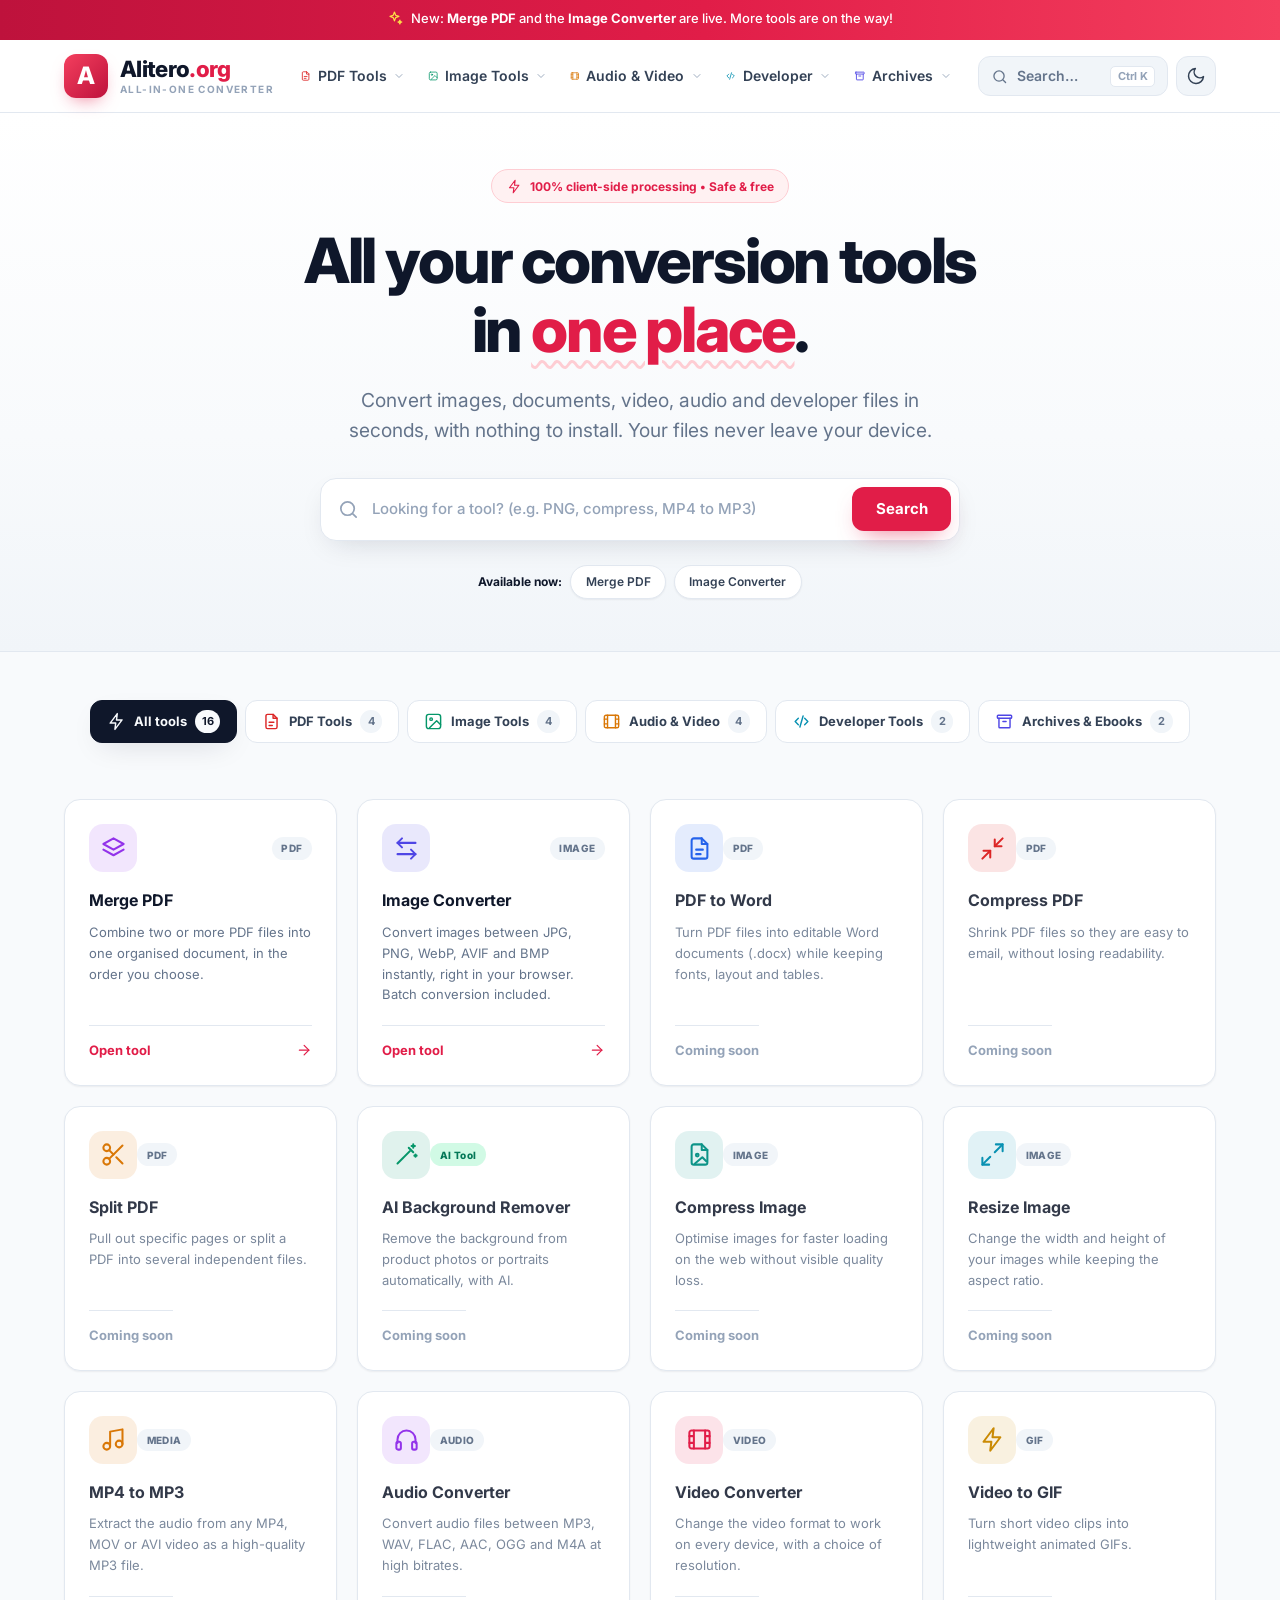
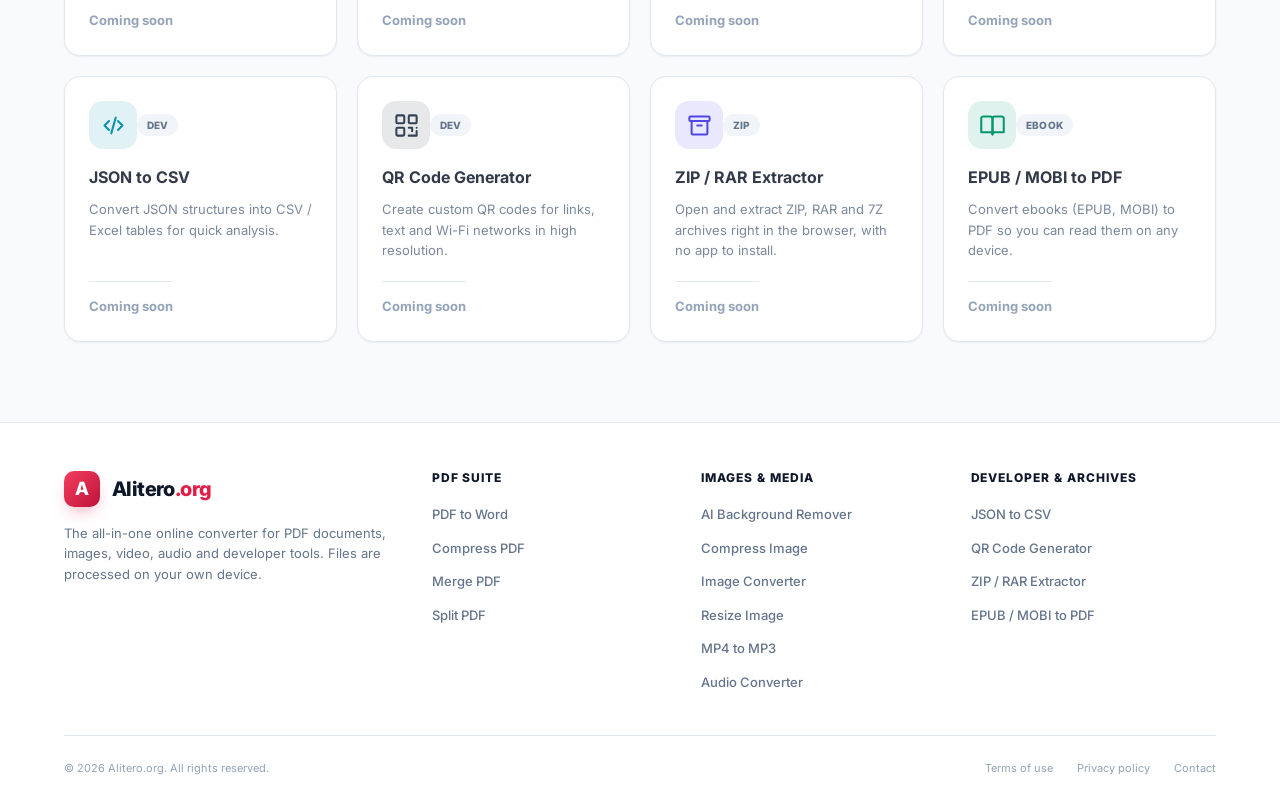
<file: index.html>
<!DOCTYPE html>
<html lang="en">
<head>
  <meta charset="UTF-8">
  <meta name="viewport" content="width=device-width, initial-scale=1.0">
  <title>Alitero.org — All-in-one online converter &amp; media suite</title>
  <meta name="description" content="Free online tools to convert images, documents, audio, video and more. Files are processed on your own device.">

  <!-- Font: Inter (the site falls back to the system font if offline) -->
  <link rel="preconnect" href="https://fonts.googleapis.com">
  <link rel="preconnect" href="https://fonts.gstatic.com" crossorigin>
  <link href="https://fonts.googleapis.com/css2?family=Inter:wght@400;500;600;700;800&display=swap" rel="stylesheet">

  <!-- Applies the saved light/dark theme BEFORE the page paints (no white flash) -->
  <script src="assets/js/core/theme-init.js"></script>

  <!-- Styles: one file per job -->
  <link rel="stylesheet" href="assets/css/base.css">        <!-- colours, reset, typography -->
  <link rel="stylesheet" href="assets/css/layout.css">      <!-- header, menus, footer, search window -->
  <link rel="stylesheet" href="assets/css/components.css">  <!-- buttons, cards, forms, toasts -->
  <link rel="stylesheet" href="assets/css/home.css">        <!-- this page: hero, tabs, tool grid -->
</head>
<body data-page="home">

  <a class="skip-link" href="#main">Skip to content</a>

  <!-- Header with the announcement bar is generated by assets/js/core/layout.js -->
  <div id="site-header"></div>

  <main id="main">

    <!-- =========================================================
         HERO
         Headline, search box and quick links to the tools that
         already work (the quick links are filled in by home.js).
         ========================================================= -->
    <section class="hero">
      <div class="container hero-inner">

        <span class="hero-badge"><span data-icon="zap"></span> 100% client-side processing • Safe &amp; free</span>

        <h1 class="hero-title">All your conversion tools <br class="hide-mobile">in <span class="wavy">one place</span>.</h1>

        <p class="hero-lead">
          Convert images, documents, video, audio and developer files in seconds,
          with nothing to install. Your files never leave your device.
        </p>

        <!-- Search: filters the tool grid below as you type -->
        <form class="hero-search" id="hero-search" role="search">
          <span class="hero-search-icon" data-icon="search"></span>
          <input type="search" id="home-search" class="hero-search-input" placeholder="Looking for a tool? (e.g. PNG, compress, MP4 to MP3)" autocomplete="off" aria-label="Search tools">
          <button type="submit" class="btn btn-primary">Search</button>
        </form>

        <div class="chips" id="available-chips"></div>
      </div>
    </section>

    <!-- =========================================================
         TOOLS
         Category tabs and the tool grid. Both are generated from
         assets/js/core/tools-data.js
         ========================================================= -->
    <section class="tools-section" id="tools">
      <div class="container">

        <div class="tabs" id="category-tabs" role="group" aria-label="Filter tools by category"></div>

        <div class="tools-meta">
          <p class="result-count" id="result-count" aria-live="polite"></p>
          <button type="button" class="btn-link" id="clear-filters" data-clear-filters hidden>Clear filters</button>
        </div>

        <div class="tools-grid" id="tools-grid"></div>

        <!-- Shown when nothing matches the search -->
        <div class="no-results" id="no-results" hidden>
          <span class="no-results-icon" data-icon="search"></span>
          <h2>No tools found</h2>
          <p>Try a different search, or clear the filters.</p>
          <button type="button" class="btn btn-secondary" data-clear-filters>Clear filters</button>
        </div>
      </div>
    </section>
  </main>

  <!-- Footer is generated by assets/js/core/layout.js -->
  <div id="site-footer"></div>

  <!-- Scripts (order matters: each file uses the ones above it) -->
  <script src="assets/js/core/utils.js"></script>          <!-- creates the Alitero namespace, toast, storage -->
  <script src="assets/js/core/tools-data.js"></script>     <!-- the list of tools -->
  <script src="assets/js/core/icons.js"></script>          <!-- SVG icons -->
  <script src="assets/js/core/layout.js"></script>         <!-- header, footer, search window -->
  <script src="assets/js/core/theme.js"></script>          <!-- light / dark button -->
  <script src="assets/js/core/nav.js"></script>            <!-- dropdowns + mobile menu -->
  <script src="assets/js/core/search-modal.js"></script>   <!-- Ctrl/⌘ + K search -->
  <script src="assets/js/pages/home.js"></script>          <!-- this page -->
</body>
</html>
</file>
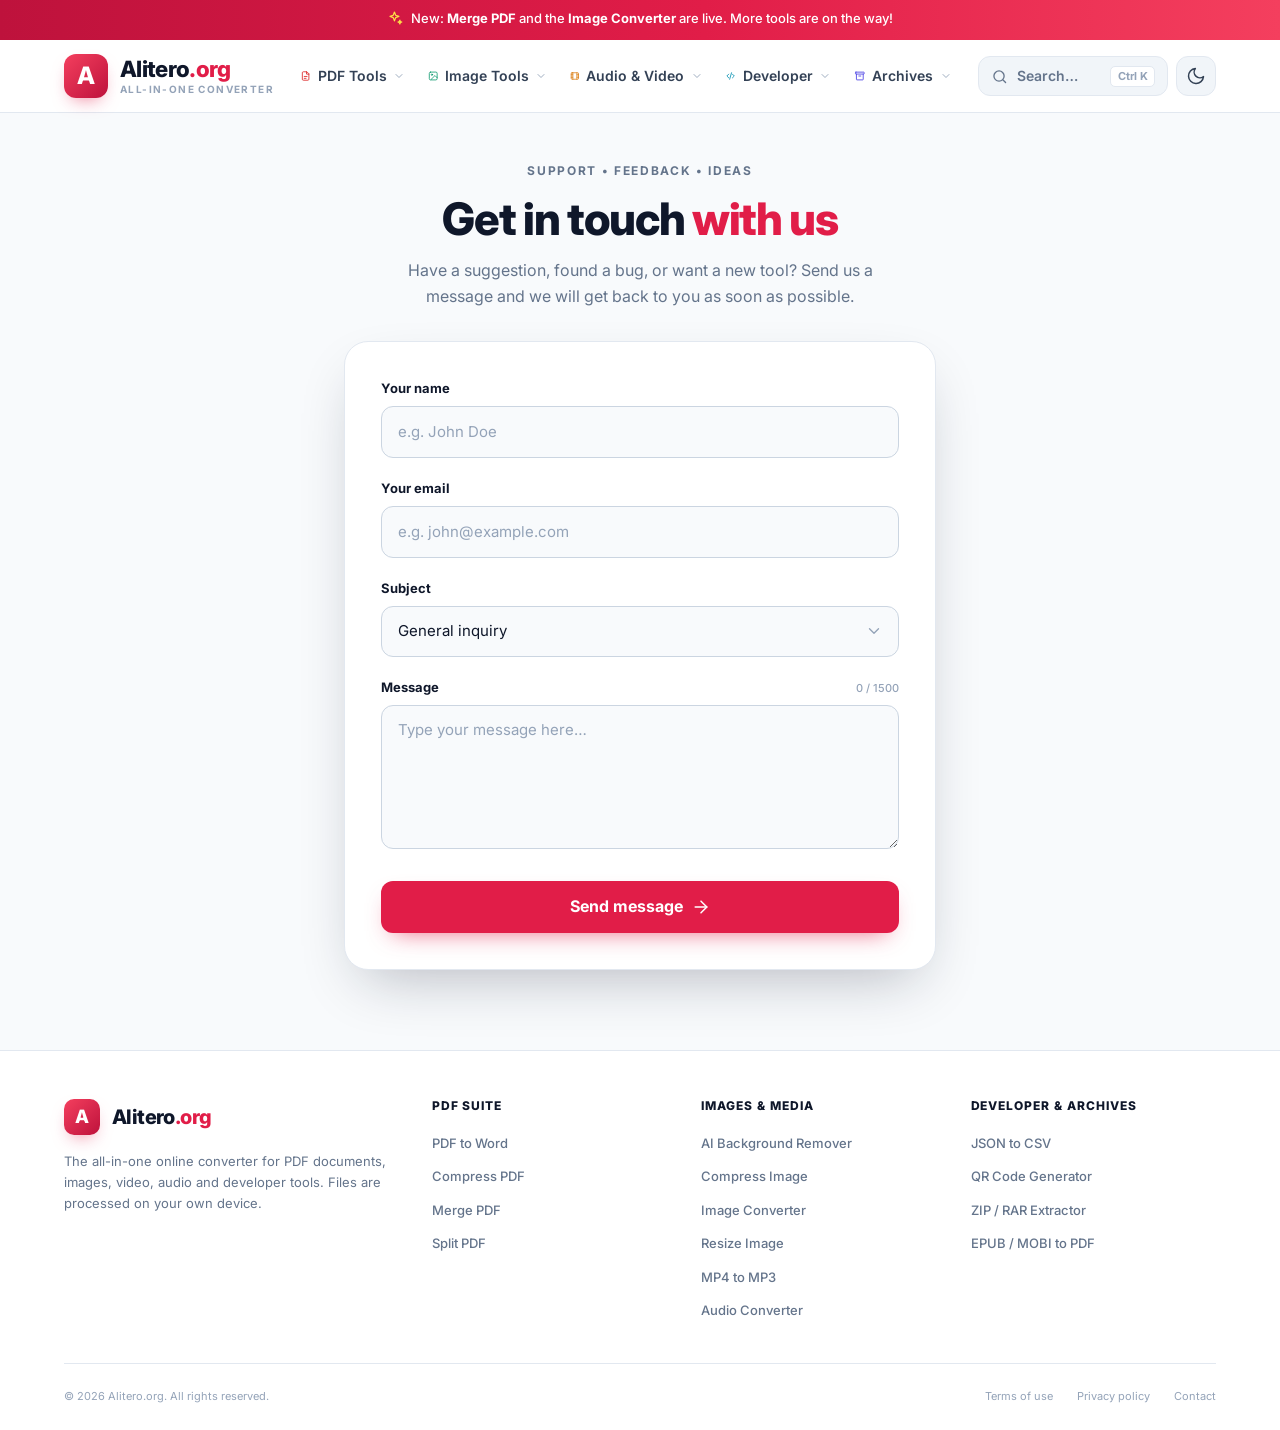
<file: contact.html>
<!DOCTYPE html>
<html lang="en">
<head>
  <meta charset="UTF-8">
  <meta name="viewport" content="width=device-width, initial-scale=1.0">
  <title>Contact — Alitero.org</title>
  <meta name="description" content="Contact the Alitero.org team. Send us your questions, feedback or tool suggestions.">

  <link rel="preconnect" href="https://fonts.googleapis.com">
  <link rel="preconnect" href="https://fonts.gstatic.com" crossorigin>
  <link href="https://fonts.googleapis.com/css2?family=Inter:wght@400;500;600;700;800&display=swap" rel="stylesheet">

  <script src="assets/js/core/theme-init.js"></script>

  <link rel="stylesheet" href="assets/css/base.css">
  <link rel="stylesheet" href="assets/css/layout.css">
  <link rel="stylesheet" href="assets/css/components.css">
  <link rel="stylesheet" href="assets/css/contact.css">     <!-- this page: the form -->
</head>
<body data-page="contact">

  <a class="skip-link" href="#main">Skip to content</a>

  <div id="site-header"></div>

  <main id="main" class="contact-page">
    <div class="container contact-container">

      <header class="contact-head">
        <p class="contact-eyebrow">Support • Feedback • Ideas</p>
        <h1 class="contact-title">Get in touch <span class="accent">with us</span></h1>
        <p class="contact-lead">
          Have a suggestion, found a bug, or want a new tool? Send us a message
          and we will get back to you as soon as possible.
        </p>
      </header>

      <div class="contact-card">
        <form id="contact-form" novalidate>

          <div class="form-field">
            <label class="form-label" for="contact-name">Your name</label>
            <input class="form-input" type="text" id="contact-name" name="name" placeholder="e.g. John Doe" autocomplete="name" required>
          </div>

          <div class="form-field">
            <label class="form-label" for="contact-email">Your email</label>
            <input class="form-input" type="email" id="contact-email" name="email" placeholder="e.g. john@example.com" autocomplete="email" required>
          </div>

          <div class="form-field">
            <label class="form-label" for="contact-subject">Subject</label>
            <div class="select-wrap">
              <select class="form-input" id="contact-subject" name="subject">
                <option value="general">General inquiry</option>
                <option value="bug">Report a bug</option>
                <option value="feature">Suggest a feature or tool</option>
                <option value="other">Other</option>
              </select>
              <span class="select-chevron" data-icon="chevron-down"></span>
            </div>
          </div>

          <div class="form-field">
            <label class="form-label" for="contact-message">
              <span>Message</span>
              <span class="form-counter" id="message-count">0 / 1500</span>
            </label>
            <textarea class="form-input" id="contact-message" name="message" placeholder="Type your message here…" required></textarea>
          </div>

          <div class="form-error" id="form-error" role="alert" hidden></div>

          <button type="submit" class="btn btn-primary btn-lg submit-button" id="submit-button">
            Send message <span data-icon="arrow-right"></span>
          </button>

          <!-- Shown after sending -->
          <div class="success-panel" id="success-panel" role="status" hidden>
            <span class="success-icon" data-icon="check"></span>
            <p>
              <strong>Almost done!</strong>
              Your email app should open with the message ready to send.
              If nothing opened, <a id="fallback-link" href="#">click here</a>
              or write to us at <span id="fallback-email"></span>.
            </p>
          </div>
        </form>
      </div>
    </div>
  </main>

  <div id="site-footer"></div>

  <!-- Shared scripts -->
  <script src="assets/js/core/utils.js"></script>
  <script src="assets/js/core/tools-data.js"></script>
  <script src="assets/js/core/icons.js"></script>
  <script src="assets/js/core/layout.js"></script>
  <script src="assets/js/core/theme.js"></script>
  <script src="assets/js/core/nav.js"></script>
  <script src="assets/js/core/search-modal.js"></script>

  <!-- Scripts for this page -->
  <script src="assets/js/core/config.js"></script>          <!-- the email address messages are sent to -->
  <script src="assets/js/pages/contact-page.js"></script>   <!-- the form logic -->

</body>
</html>
</file>
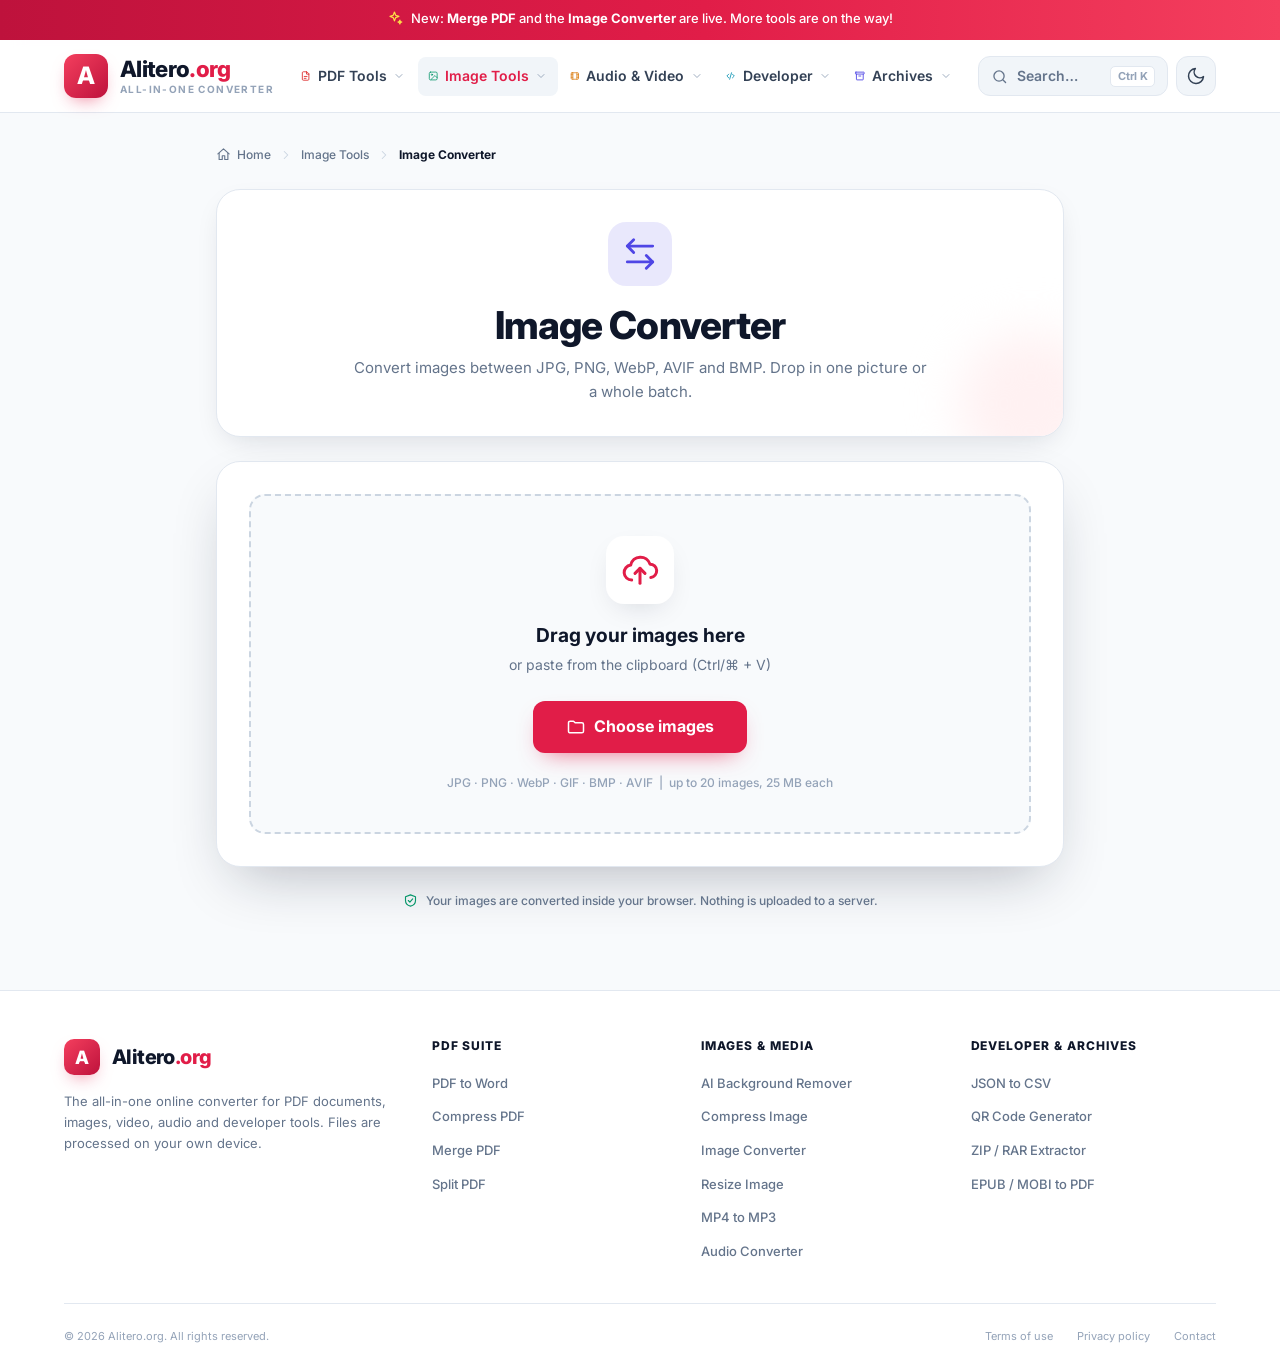
<file: image-converter.html>
<!DOCTYPE html>
<html lang="en">
<head>
  <meta charset="UTF-8">
  <meta name="viewport" content="width=device-width, initial-scale=1.0">
  <title>Image Converter — JPG, PNG, WebP, AVIF, BMP | Alitero.org</title>
  <meta name="description" content="Convert images between JPG, PNG, WebP, AVIF and BMP for free. Batch conversion, adjustable quality, and your files never leave your device.">

  <link rel="preconnect" href="https://fonts.googleapis.com">
  <link rel="preconnect" href="https://fonts.gstatic.com" crossorigin>
  <link href="https://fonts.googleapis.com/css2?family=Inter:wght@400;500;600;700;800&display=swap" rel="stylesheet">

  <script src="assets/js/core/theme-init.js"></script>

  <link rel="stylesheet" href="assets/css/base.css">
  <link rel="stylesheet" href="assets/css/layout.css">
  <link rel="stylesheet" href="assets/css/components.css">
  <link rel="stylesheet" href="assets/css/tool.css">        <!-- tool pages: drop zone, file list, settings -->
</head>
<!-- data-tool tells layout.js which category to highlight in the menu -->
<body data-page="tool" data-tool="image-converter">

  <a class="skip-link" href="#main">Skip to content</a>

  <div id="site-header"></div>

  <main id="main" class="tool-page">
    <div class="container tool-container">

      <!-- Breadcrumb: Home › Image Tools › Image Converter -->
      <nav class="breadcrumb" aria-label="Breadcrumb">
        <a href="index.html"><span data-icon="home"></span> Home</a>
        <span class="breadcrumb-sep" data-icon="chevron-right"></span>
        <a href="index.html?category=image#tools">Image Tools</a>
        <span class="breadcrumb-sep" data-icon="chevron-right"></span>
        <span class="breadcrumb-current" aria-current="page">Image Converter</span>
      </nav>

      <!-- Tool title card -->
      <header class="tool-hero">
        <div class="tool-hero-icon tone-indigo" data-icon="swap"></div>
        <h1 class="tool-hero-title">Image Converter</h1>
        <p class="tool-hero-lead">
          Convert images between JPG, PNG, WebP, AVIF and BMP. Drop in one picture or a whole batch.
        </p>
      </header>

      <!-- Messages about skipped files (filled in by the page script) -->
      <div class="notice" id="notice" role="alert" hidden></div>

      <!-- =======================================================
           WORKSPACE
           The whole card is a drop target for files.
           ======================================================= -->
      <section class="workspace" id="workspace" aria-label="Image converter workspace">

        <!-- ===== Stage 1: nothing chosen yet ===== -->
        <div id="stage-upload">
          <div class="dropzone" id="drop-zone" tabindex="0" role="button"
               aria-label="Add images: drag and drop, paste, or press Enter to choose files">
            <span class="dropzone-icon" data-icon="upload-cloud"></span>
            <p class="dropzone-title">Drag your images here</p>
            <p class="dropzone-sub">or paste from the clipboard (Ctrl/⌘ + V)</p>
            <button type="button" class="btn btn-primary btn-lg" id="choose-files">
              <span data-icon="folder-open"></span> Choose images
            </button>
            <p class="dropzone-hint">
              JPG · PNG · WebP · GIF · BMP · AVIF &nbsp;|&nbsp; up to 20 images, 25 MB each
            </p>
          </div>
        </div>

        <!-- Hidden file picker (opened by the buttons above and below) -->
        <input type="file" id="file-input" multiple hidden>

        <!-- ===== Stage 2: files chosen ===== -->
        <div id="stage-ready" hidden>

          <div class="list-head">
            <h2 class="section-title">Your images <span class="count-pill" id="file-count">0 images</span></h2>
            <div class="list-head-actions">
              <button type="button" class="btn btn-secondary btn-sm" id="add-more"><span data-icon="plus"></span> Add more</button>
              <button type="button" class="btn btn-ghost btn-sm" id="clear-all"><span data-icon="trash"></span> Clear all</button>
            </div>
          </div>

          <ul class="file-list" id="file-list"></ul>

          <!-- Settings -->
          <div class="settings">
            <h2 class="section-title">Conversion settings</h2>

            <div class="field">
              <span class="field-label" id="format-label">Convert to</span>
              <!-- Format buttons are built by the page script -->
              <div class="format-group" id="format-group" role="radiogroup" aria-labelledby="format-label"></div>
            </div>

            <div class="settings-row">
              <!-- Quality: only for JPG, WebP and AVIF -->
              <div class="field" id="quality-field">
                <label class="field-label" for="quality">Quality <strong id="quality-value">85%</strong></label>
                <input type="range" id="quality" class="range" min="10" max="100" step="1" value="85">
                <p class="field-hint">Lower quality means a smaller file.</p>
              </div>

              <!-- Background: only for formats without transparency (JPG, BMP) -->
              <div class="field" id="background-field" hidden>
                <label class="field-label" for="background">Background colour</label>
                <div class="color-row">
                  <input type="color" id="background" class="color-input" value="#ffffff">
                  <span class="field-hint">Fills transparent areas, because this format cannot store transparency.</span>
                </div>
              </div>
            </div>
          </div>

          <!-- Progress while converting -->
          <div class="progress-wrap">
            <div class="progress" id="progress" role="progressbar" aria-valuemin="0" aria-valuemax="100" aria-valuenow="0" hidden>
              <div class="progress-bar" id="progress-bar"></div>
            </div>
            <p class="progress-text" id="progress-text" aria-live="polite"></p>
          </div>

          <!-- Main action -->
          <div class="action-row">
            <button type="button" class="btn btn-primary btn-lg" id="convert-button" disabled>
              <span data-icon="zap"></span>
              <span class="btn-label">Convert</span>
            </button>
          </div>

          <!-- Results (shown after converting) -->
          <div class="results-bar" id="results-bar" hidden>
            <span class="results-icon" data-icon="check"></span>
            <div class="results-summary" id="results-summary"></div>
            <button type="button" class="btn btn-success" id="download-all" hidden>
              <span data-icon="download"></span> Download all (.zip)
            </button>
          </div>
        </div>
      </section>

      <!-- Privacy reassurance -->
      <p class="privacy-note"><span data-icon="shield"></span> Your images are converted inside your browser. Nothing is uploaded to a server.</p>
    </div>
  </main>

  <div id="site-footer"></div>

  <!-- Shared scripts (same on every page) -->
  <script src="assets/js/core/utils.js"></script>
  <script src="assets/js/core/tools-data.js"></script>
  <script src="assets/js/core/icons.js"></script>
  <script src="assets/js/core/layout.js"></script>
  <script src="assets/js/core/theme.js"></script>
  <script src="assets/js/core/nav.js"></script>
  <script src="assets/js/core/search-modal.js"></script>

  <!-- Scripts for this tool only -->
  <script src="assets/js/lib/zip.js"></script>                          <!-- "Download all" ZIP maker -->
  <script src="assets/js/converters/image-converter.js"></script>       <!-- the conversion engine -->
  <script src="assets/js/pages/image-converter-page.js"></script>       <!-- this page's buttons and list -->
</body>
</html>
</file>
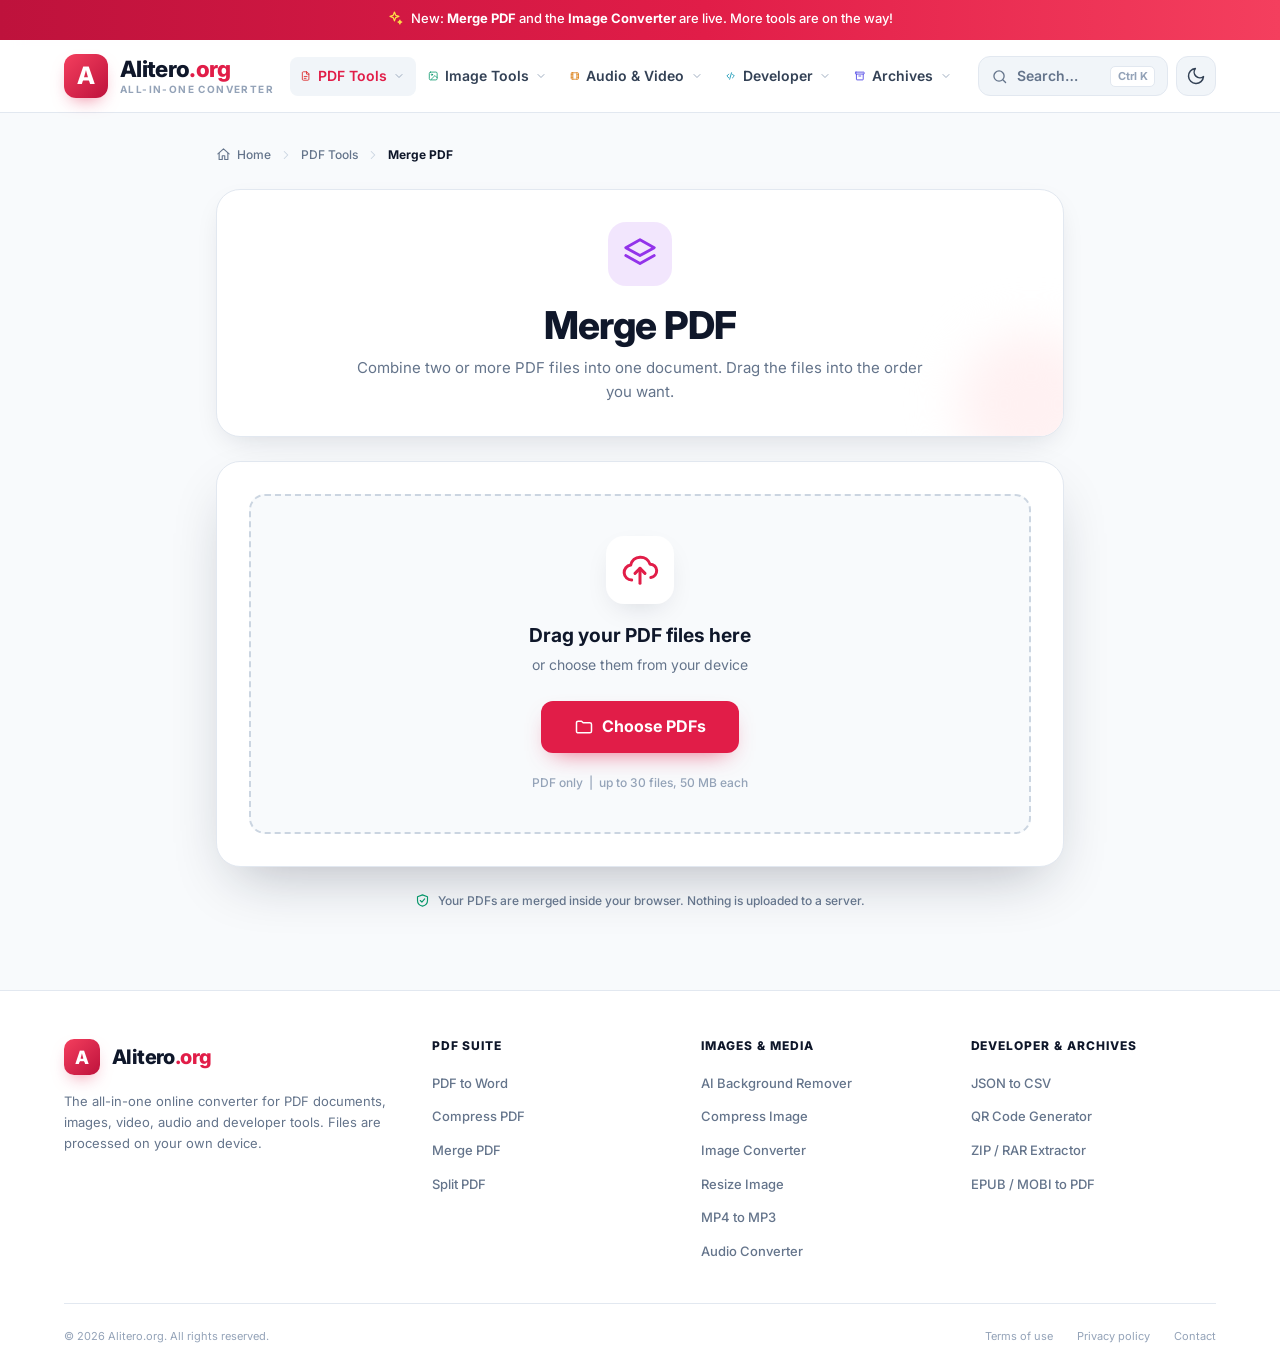
<file: pdf-merge.html>
<!DOCTYPE html>
<html lang="en">
<head>
  <meta charset="UTF-8">
  <meta name="viewport" content="width=device-width, initial-scale=1.0">
  <title>Merge PDF — Combine PDF Files Online | Alitero.org</title>
  <meta name="description" content="Combine several PDF files into one, in the order you choose. Free, fast, and your files never leave your device.">

  <link rel="preconnect" href="https://fonts.googleapis.com">
  <link rel="preconnect" href="https://fonts.gstatic.com" crossorigin>
  <link href="https://fonts.googleapis.com/css2?family=Inter:wght@400;500;600;700;800&display=swap" rel="stylesheet">

  <script src="assets/js/core/theme-init.js"></script>

  <link rel="stylesheet" href="assets/css/base.css">
  <link rel="stylesheet" href="assets/css/layout.css">
  <link rel="stylesheet" href="assets/css/components.css">
  <link rel="stylesheet" href="assets/css/tool.css">        <!-- tool pages: drop zone, file list, settings -->
  <link rel="stylesheet" href="assets/css/pdf-merge.css">   <!-- this tool: reorderable list -->
</head>
<!-- data-tool tells layout.js which category to highlight in the menu -->
<body data-page="tool" data-tool="merge-pdf">

  <a class="skip-link" href="#main">Skip to content</a>

  <div id="site-header"></div>

  <main id="main" class="tool-page">
    <div class="container tool-container">

      <!-- Breadcrumb: Home › Image Tools › Image Converter -->
      <nav class="breadcrumb" aria-label="Breadcrumb">
        <a href="index.html"><span data-icon="home"></span> Home</a>
        <span class="breadcrumb-sep" data-icon="chevron-right"></span>
        <a href="index.html?category=pdf#tools">PDF Tools</a>
        <span class="breadcrumb-sep" data-icon="chevron-right"></span>
        <span class="breadcrumb-current" aria-current="page">Merge PDF</span>
      </nav>

      <!-- Tool title card -->
      <header class="tool-hero">
        <div class="tool-hero-icon tone-purple" data-icon="layers"></div>
        <h1 class="tool-hero-title">Merge PDF</h1>
        <p class="tool-hero-lead">
          Combine two or more PDF files into one document. Drag the files into the order you want.
        </p>
      </header>

      <!-- Messages about skipped files (filled in by the page script) -->
      <div class="notice" id="notice" role="alert" hidden></div>

      <section class="workspace" id="workspace" aria-label="PDF merge workspace">

        <!-- ===== Stage 1: nothing chosen yet ===== -->
        <div id="stage-upload">
          <div class="dropzone" id="drop-zone" tabindex="0" role="button"
               aria-label="Add PDFs: drag and drop, or press Enter to choose files">
            <span class="dropzone-icon" data-icon="upload-cloud"></span>
            <p class="dropzone-title">Drag your PDF files here</p>
            <p class="dropzone-sub">or choose them from your device</p>
            <button type="button" class="btn btn-primary btn-lg" id="choose-files">
              <span data-icon="folder-open"></span> Choose PDFs
            </button>
            <p class="dropzone-hint">PDF only &nbsp;|&nbsp; up to 30 files, 50 MB each</p>
          </div>
        </div>

        <input type="file" id="file-input" accept="application/pdf,.pdf" multiple hidden>

        <!-- ===== Stage 2: files chosen ===== -->
        <div id="stage-ready" hidden>

          <div class="list-head">
            <h2 class="section-title">Your PDFs <span class="count-pill" id="file-count">0 files</span></h2>
            <div class="list-head-actions">
              <button type="button" class="btn btn-secondary btn-sm" id="add-more"><span data-icon="plus"></span> Add more</button>
              <button type="button" class="btn btn-ghost btn-sm" id="clear-all"><span data-icon="trash"></span> Clear all</button>
            </div>
          </div>

          <p class="order-hint">The files are merged from top to bottom. Drag a row, or use the arrows, to change the order.</p>

          <ul class="file-list" id="file-list"></ul>

          <div class="progress-wrap">
            <div class="progress" id="progress" role="progressbar" aria-valuemin="0" aria-valuemax="100" aria-valuenow="0" hidden>
              <div class="progress-bar" id="progress-bar"></div>
            </div>
            <p class="progress-text" id="progress-text" aria-live="polite"></p>
          </div>

          <div class="action-row">
            <button type="button" class="btn btn-primary btn-lg" id="merge-button" disabled>
              <span data-icon="layers"></span>
              <span class="btn-label">Merge PDFs</span>
            </button>
          </div>

          <!-- Result (shown after merging) -->
          <div class="results-bar" id="results-bar" hidden>
            <span class="results-icon" data-icon="check"></span>
            <div class="results-summary" id="results-summary"></div>
            <a class="btn btn-success" id="download-merged" href="#" download="merged.pdf">
              <span data-icon="download"></span> Download PDF
            </a>
          </div>
        </div>
      </section>

      <p class="privacy-note"><span data-icon="shield"></span> Your PDFs are merged inside your browser. Nothing is uploaded to a server.</p>
    </div>
  </main>

  <div id="site-footer"></div>

  <!-- Shared scripts (same on every page) -->
  <script src="assets/js/core/utils.js"></script>
  <script src="assets/js/core/tools-data.js"></script>
  <script src="assets/js/core/icons.js"></script>
  <script src="assets/js/core/layout.js"></script>
  <script src="assets/js/core/theme.js"></script>
  <script src="assets/js/core/nav.js"></script>
  <script src="assets/js/core/search-modal.js"></script>

  <!-- Scripts for this tool only -->
  <script src="assets/js/lib/vendor/pdf-lib.min.js"></script>           <!-- third-party PDF library (MIT) -->
  <script src="assets/js/converters/pdf-merge.js"></script>             <!-- the merge engine -->
  <script src="assets/js/pages/pdf-merge-page.js"></script>             <!-- this page's list and buttons -->
</body>
</html>
</file>
<file: assets/css/base.css>
/* =====================================================================
   base.css — Colours, reset and typography
   ---------------------------------------------------------------------
   Loaded on EVERY page, before all other stylesheets.

   1. Design tokens (CSS variables) for the light theme
   2. Dark theme: same variable names, different values
   3. Colour "tones" used for icon boxes
   4. Reset and base typography
   5. Small utilities

   To re-colour the whole site, change the variables in sections 1-3.
   ===================================================================== */

/* ---------------------------------------------------------------------
   1. Light theme (default)
   --------------------------------------------------------------------- */
:root {
  --font: 'Inter', system-ui, -apple-system, 'Segoe UI', Roboto, 'Helvetica Neue', Arial, sans-serif;

  /* Surfaces */
  --bg: #f8fafc;              /* page background */
  --bg-alt: #f1f5f9;          /* subtle panels, hover backgrounds */
  --surface: #ffffff;         /* cards, header, dropdowns */
  --header-bg: rgba(255, 255, 255, 0.92);

  /* Text */
  --text: #334155;            /* normal text */
  --heading: #0f172a;         /* titles */
  --muted: #64748b;           /* secondary text */
  --faint: #94a3b8;           /* hints, placeholders */

  /* Lines */
  --border: #e2e8f0;
  --border-strong: #cbd5e1;

  /* Brand (rose / red) */
  --brand: #e11d48;           /* text and icons in the brand colour */
  --brand-solid: #e11d48;     /* button backgrounds */
  --brand-hover: #be123c;
  --brand-soft: #fff1f2;      /* light tinted backgrounds */
  --brand-border: #fecdd3;
  --on-brand: #ffffff;        /* text on top of --brand-solid */

  /* Status colours */
  --success: #059669;
  --success-hover: #047857;
  --success-soft: #d1fae5;
  --danger: #dc2626;
  --danger-soft: #fef2f2;
  --danger-border: #fecaca;

  /* Shape and depth */
  --radius-sm: 8px;
  --radius: 12px;
  --radius-lg: 16px;
  --radius-xl: 24px;
  --shadow-sm: 0 1px 2px rgba(15, 23, 42, 0.06);
  --shadow: 0 10px 30px -12px rgba(15, 23, 42, 0.18);
  --shadow-lg: 0 24px 60px -20px rgba(15, 23, 42, 0.3);

  --header-h: 72px;
  --on-tone: #ffffff;         /* icon colour on a filled tone box */
}

/* ---------------------------------------------------------------------
   2. Dark theme
   Applied by theme-init.js / theme.js through <html data-theme="dark">
   --------------------------------------------------------------------- */
:root[data-theme="dark"] {
  color-scheme: dark;         /* dark scrollbars and native form controls */

  --bg: #0a0f1d;
  --bg-alt: #0f1729;
  --surface: #111a2e;
  --header-bg: rgba(10, 15, 29, 0.9);

  --text: #cbd5e1;
  --heading: #f8fafc;
  --muted: #94a3b8;
  --faint: #64748b;

  --border: #1e2a45;
  --border-strong: #2c3b5e;

  --brand: #fb7185;
  --brand-solid: #e11d48;
  --brand-hover: #f43f5e;
  --brand-soft: rgba(225, 29, 72, 0.14);
  --brand-border: rgba(251, 113, 133, 0.32);

  --success: #34d399;
  --success-hover: #10b981;
  --success-soft: rgba(52, 211, 153, 0.14);
  --danger: #f87171;
  --danger-soft: rgba(248, 113, 113, 0.1);
  --danger-border: rgba(248, 113, 113, 0.35);

  --shadow-sm: 0 1px 2px rgba(0, 0, 0, 0.4);
  --shadow: 0 10px 30px -12px rgba(0, 0, 0, 0.65);
  --shadow-lg: 0 24px 60px -20px rgba(0, 0, 0, 0.8);

  --on-tone: #0a0f1d;
}

/* ---------------------------------------------------------------------
   3. Colour tones
   Add class "tone-blue" (etc.) to an element and it gets a --tone colour.
   Icon boxes then use  rgb(var(--tone) / 0.12)  for the background and
   rgb(var(--tone))  for the icon. Dark mode uses lighter versions.
   --------------------------------------------------------------------- */
.tone-blue    { --tone: 37 99 235; }
.tone-red     { --tone: 220 38 38; }
.tone-purple  { --tone: 147 51 234; }
.tone-amber   { --tone: 217 119 6; }
.tone-emerald { --tone: 5 150 105; }
.tone-teal    { --tone: 13 148 136; }
.tone-indigo  { --tone: 79 70 229; }
.tone-cyan    { --tone: 8 145 178; }
.tone-rose    { --tone: 225 29 72; }
.tone-yellow  { --tone: 202 138 4; }
.tone-slate   { --tone: 51 65 85; }

:root[data-theme="dark"] .tone-blue    { --tone: 96 165 250; }
:root[data-theme="dark"] .tone-red     { --tone: 248 113 113; }
:root[data-theme="dark"] .tone-purple  { --tone: 192 132 252; }
:root[data-theme="dark"] .tone-amber   { --tone: 251 191 36; }
:root[data-theme="dark"] .tone-emerald { --tone: 52 211 153; }
:root[data-theme="dark"] .tone-teal    { --tone: 45 212 191; }
:root[data-theme="dark"] .tone-indigo  { --tone: 129 140 248; }
:root[data-theme="dark"] .tone-cyan    { --tone: 34 211 238; }
:root[data-theme="dark"] .tone-rose    { --tone: 251 113 133; }
:root[data-theme="dark"] .tone-yellow  { --tone: 250 204 21; }
:root[data-theme="dark"] .tone-slate   { --tone: 203 213 225; }

/* ---------------------------------------------------------------------
   4. Reset and base typography
   --------------------------------------------------------------------- */
*,
*::before,
*::after {
  box-sizing: border-box;
}

html {
  scroll-behavior: smooth;
  scroll-padding-top: calc(var(--header-h) + 1rem); /* anchors stop below the sticky header */
  -webkit-text-size-adjust: 100%;
}

body {
  margin: 0;
  min-height: 100vh;
  display: flex;
  flex-direction: column;
  overflow-x: clip;            /* safety net: never scroll sideways */
  font-family: var(--font);
  font-size: 1rem;
  line-height: 1.6;
  color: var(--text);
  background: var(--bg);
  -webkit-font-smoothing: antialiased;
  transition: background-color 0.25s, color 0.25s;
}

main {
  flex: 1;
}

h1, h2, h3, h4, p, ul, ol, figure {
  margin: 0;
}

ul, ol {
  padding: 0;
  list-style: none;
}

h1, h2, h3, h4 {
  color: var(--heading);
  line-height: 1.2;
}

a {
  color: inherit;
  text-decoration: none;
}

button, input, select, textarea {
  font: inherit;
  color: inherit;
}

button {
  padding: 0;
  background: none;
  border: 0;
  cursor: pointer;
}

img, svg {
  display: block;
  max-width: 100%;
}

/* The HTML "hidden" attribute must always win over component display rules */
[hidden] {
  display: none !important;
}

:focus-visible {
  outline: 2px solid var(--brand);
  outline-offset: 2px;
}

::selection {
  background: var(--brand-solid);
  color: #fff;
}

/* ---------------------------------------------------------------------
   5. Utilities
   --------------------------------------------------------------------- */

/* Centered page column */
.container {
  width: 100%;
  max-width: 1200px;
  margin: 0 auto;
  padding: 0 1.25rem;
}

@media (min-width: 640px) {
  .container { padding: 0 1.5rem; }
}

/* Size of every inline icon follows the font-size of its parent */
.icon {
  width: 1.25em;
  height: 1.25em;
  flex: none;
}

/* Hidden visually, still read by screen readers */
.visually-hidden {
  position: absolute !important;
  width: 1px;
  height: 1px;
  margin: -1px;
  padding: 0;
  overflow: hidden;
  clip: rect(0 0 0 0);
  white-space: nowrap;
  border: 0;
}

/* "Skip to content" link for keyboard users */
.skip-link {
  position: absolute;
  top: -4rem;
  left: 1rem;
  z-index: 300;
  padding: 0.6rem 1rem;
  font-weight: 600;
  color: var(--on-brand);
  background: var(--brand-solid);
  border-radius: var(--radius-sm);
}
.skip-link:focus {
  top: 1rem;
}

/* Stops the page behind a modal from scrolling */
.no-scroll {
  overflow: hidden;
}

/* Hide on phones only */
@media (max-width: 639px) {
  .hide-mobile { display: none; }
}

@media (prefers-reduced-motion: reduce) {
  html { scroll-behavior: auto; }
  *, *::before, *::after {
    animation-duration: 0.01ms !important;
    transition-duration: 0.01ms !important;
  }
}
</file>
<file: assets/css/layout.css>
/* =====================================================================
   layout.css — The parts present on every page
   ---------------------------------------------------------------------
   1. Announcement bar
   2. Header (logo, desktop menu, action buttons)
   3. Desktop dropdown menus
   4. Mobile menu (hamburger)
   5. Footer
   6. Search window (Ctrl/⌘ + K)

   The HTML for these parts is created by assets/js/core/layout.js
   ===================================================================== */

/* ---------------------------------------------------------------------
   1. Announcement bar
   --------------------------------------------------------------------- */
.announce {
  padding: 0.5rem 1rem;
  font-size: 0.8125rem;
  font-weight: 500;
  text-align: center;
  color: #fff;
  background: linear-gradient(90deg, #be123c, #e11d48 55%, #f43f5e);
}

.announce-inner {
  display: inline-flex;
  align-items: center;
  gap: 0.5rem;
}

.announce .icon {
  color: #fde047;
}

/* ---------------------------------------------------------------------
   2. Header
   --------------------------------------------------------------------- */
.site-header {
  position: sticky;
  top: 0;
  z-index: 100;
  background: var(--header-bg);
  -webkit-backdrop-filter: blur(12px);
  backdrop-filter: blur(12px);
  border-bottom: 1px solid var(--border);
  transition: background-color 0.25s, border-color 0.25s;
}

.header-inner {
  display: flex;
  align-items: center;
  justify-content: space-between;
  gap: 1rem;
  height: var(--header-h);
}

/* Logo: gradient square with an "A" + two-tone name */
.brand {
  display: inline-flex;
  align-items: center;
  gap: 0.75rem;
  flex: none;
}

.brand-mark {
  display: grid;
  place-items: center;
  width: 44px;
  height: 44px;
  font-size: 1.5rem;
  font-weight: 800;
  color: #fff;
  background: linear-gradient(135deg, #f43f5e, #be123c);
  border-radius: 12px;
  box-shadow: 0 8px 18px -8px rgba(225, 29, 72, 0.6);
}

.brand-mark-sm {
  width: 36px;
  height: 36px;
  font-size: 1.15rem;
  border-radius: 10px;
}

.brand-text {
  display: flex;
  flex-direction: column;
  line-height: 1.1;
}

.brand-name {
  font-size: 1.4rem;
  font-weight: 800;
  letter-spacing: -0.03em;
  color: var(--heading);
}

.brand-tld {
  color: var(--brand);
}

.brand-tagline {
  margin-top: 2px;
  font-size: 0.625rem;
  font-weight: 700;
  letter-spacing: 0.14em;
  text-transform: uppercase;
  color: var(--faint);
}

/* Buttons on the right of the header */
.header-actions {
  display: flex;
  align-items: center;
  gap: 0.5rem;
}

.search-trigger {
  display: inline-flex;
  align-items: center;
  gap: 0.5rem;
  height: 40px;
  padding: 0 0.75rem;
  font-size: 0.875rem;
  font-weight: 600;
  color: var(--muted);
  background: var(--bg-alt);
  border: 1px solid var(--border);
  border-radius: var(--radius);
  transition: background-color 0.15s, border-color 0.15s;
}

.search-trigger:hover {
  border-color: var(--border-strong);
}

.search-trigger-label {
  display: none;
}

.kbd {
  display: none;
  padding: 0.05rem 0.4rem;
  font-family: inherit;
  font-size: 0.6875rem;
  font-weight: 700;
  color: var(--faint);
  background: var(--surface);
  border: 1px solid var(--border);
  border-radius: 5px;
}

/* Round icon buttons (theme, hamburger, remove ...) */
.icon-btn {
  display: grid;
  place-items: center;
  width: 40px;
  height: 40px;
  color: var(--text);
  background: var(--bg-alt);
  border: 1px solid var(--border);
  border-radius: var(--radius);
  transition: color 0.15s, border-color 0.15s, background-color 0.15s;
}

.icon-btn:hover:not(:disabled) {
  color: var(--brand);
  border-color: var(--brand-border);
}

.icon-btn:disabled {
  opacity: 0.45;
  cursor: not-allowed;
}

/* Theme button: moon in light mode, sun in dark mode */
.theme-toggle .i-sun { display: none; }
:root[data-theme="dark"] .theme-toggle .i-sun { display: block; }
:root[data-theme="dark"] .theme-toggle .i-moon { display: none; }

/* Hamburger: three bars that become an X */
.menu-toggle {
  flex-direction: column;
  gap: 4px;
  align-content: center;
  justify-items: center;
  display: flex;
  align-items: center;
  justify-content: center;
}

.menu-bar {
  display: block;
  width: 18px;
  height: 2px;
  background: currentColor;
  border-radius: 2px;
  transition: transform 0.25s, opacity 0.2s;
}

.menu-toggle[aria-expanded="true"] .menu-bar:nth-child(1) { transform: translateY(6px) rotate(45deg); }
.menu-toggle[aria-expanded="true"] .menu-bar:nth-child(2) { opacity: 0; }
.menu-toggle[aria-expanded="true"] .menu-bar:nth-child(3) { transform: translateY(-6px) rotate(-45deg); }

/* The search label needs room: show it on tablets (mobile menu) and on wide desktops,
   but not between 1120-1279px where the dropdown menu uses the space. */
@media (min-width: 640px) and (max-width: 1119px) {
  .search-trigger-label { display: inline; }
}
@media (min-width: 1280px) {
  .search-trigger-label { display: inline; }
  .search-trigger { min-width: 190px; }
  .kbd { display: inline-block; margin-left: auto; }
}

/* ---------------------------------------------------------------------
   3. Desktop dropdown menus (visible from 1120px)
   --------------------------------------------------------------------- */
.nav-desktop {
  display: none;
}

@media (min-width: 1120px) {
  .nav-desktop {
    display: flex;
    align-items: center;
    gap: 0.125rem;
  }
  .menu-toggle { display: none; }
}

.nav-item {
  position: relative;
}

.nav-link {
  display: inline-flex;
  align-items: center;
  gap: 0.4rem;
  padding: 0.5rem 0.65rem;
  font-size: 0.875rem;
  font-weight: 600;
  white-space: nowrap;   /* "Audio & Video" must stay on one line */
  color: var(--text);
  border-radius: var(--radius-sm);
  transition: color 0.15s, background-color 0.15s;
}

.nav-link:hover,
.nav-item.is-open > .nav-link,
.nav-link.is-active {
  color: var(--brand);
  background: var(--bg-alt);
}

.nav-link-icon {
  display: inline-grid;
  place-items: center;
  font-size: 0.9rem;
  color: rgb(var(--tone));
}

.nav-chevron {
  width: 0.75rem;
  height: 0.75rem;
  color: var(--faint);
  transition: transform 0.2s;
}

.nav-item.is-open .nav-chevron,
.mm-toggle[aria-expanded="true"] .nav-chevron {
  transform: rotate(180deg);
}

/* The panel. An invisible top padding bridges the gap to the button so
   the menu does not close while the mouse travels towards it. */
.dropdown {
  position: absolute;
  top: 100%;
  left: 0;
  z-index: 110;
  width: 20rem;
  padding-top: 0.5rem;
  opacity: 0;
  visibility: hidden;
  transform: translateY(6px);
  transition: opacity 0.18s, transform 0.18s, visibility 0.18s;
}

.dropdown.align-right {
  left: auto;
  right: 0;
}

.nav-item.is-open > .dropdown {
  opacity: 1;
  visibility: visible;
  transform: none;
}

.dropdown-panel {
  padding: 0.5rem;
  background: var(--surface);
  border: 1px solid var(--border);
  border-radius: var(--radius-lg);
  box-shadow: var(--shadow-lg);
}

.dropdown-title {
  padding: 0.35rem 0.75rem 0.4rem;
  font-size: 0.625rem;
  font-weight: 700;
  letter-spacing: 0.1em;
  text-transform: uppercase;
  color: var(--faint);
}

/* A row (used in dropdowns, mobile menu and search window) */
.dd-item {
  display: flex;
  align-items: center;
  gap: 0.75rem;
  width: 100%;
  padding: 0.5rem 0.75rem;
  text-align: left;
  border-radius: var(--radius);
  transition: background-color 0.15s;
}

a.dd-item:hover,
a.dd-item:focus-visible,
button.dd-item:hover {
  background: var(--bg-alt);
}

.dd-icon {
  display: grid;
  place-items: center;
  flex: none;
  width: 36px;
  height: 36px;
  font-size: 1.05rem;
  color: rgb(var(--tone));
  background: rgb(var(--tone) / 0.12);
  border-radius: 10px;
}

.dd-text {
  display: flex;
  flex-direction: column;
  min-width: 0;
  line-height: 1.3;
}

.dd-title {
  font-size: 0.8125rem;
  font-weight: 700;
  color: var(--heading);
}

.dd-sub {
  font-size: 0.6875rem;
  color: var(--muted);
}

.dd-item.is-soon .dd-title,
.dd-item.is-soon .dd-sub {
  opacity: 0.75;
}

.soon-pill {
  margin-left: auto;
  flex: none;
  padding: 0.1rem 0.5rem;
  font-size: 0.625rem;
  font-weight: 700;
  letter-spacing: 0.04em;
  text-transform: uppercase;
  color: var(--muted);
  background: var(--bg-alt);
  border: 1px solid var(--border);
  border-radius: 999px;
}

.dropdown-all {
  display: flex;
  align-items: center;
  justify-content: space-between;
  margin-top: 0.25rem;
  padding: 0.6rem 0.75rem;
  font-size: 0.8125rem;
  font-weight: 700;
  color: var(--brand);
  border-top: 1px solid var(--border);
  border-radius: 0 0 var(--radius) var(--radius);
}

.dropdown-all:hover {
  background: var(--brand-soft);
}

/* ---------------------------------------------------------------------
   4. Mobile menu (below 1120px)
   --------------------------------------------------------------------- */
.mobile-menu {
  position: absolute;
  top: 100%;
  left: 0;
  right: 0;
  max-height: calc(100vh - var(--header-h));
  max-height: calc(100dvh - var(--header-h));
  overflow-y: auto;
  padding: 0.75rem 0 1.25rem;
  background: var(--surface);
  border-bottom: 1px solid var(--border);
  box-shadow: var(--shadow-lg);
}

@media (min-width: 1120px) {
  .mobile-menu { display: none !important; }
}

.mm-search {
  display: flex;
  align-items: center;
  gap: 0.6rem;
  width: 100%;
  height: 46px;
  margin-bottom: 0.5rem;
  padding: 0 0.9rem;
  font-weight: 500;
  color: var(--muted);
  background: var(--bg-alt);
  border: 1px solid var(--border);
  border-radius: var(--radius);
}

.mm-toggle {
  display: flex;
  align-items: center;
  gap: 0.75rem;
  width: 100%;
  padding: 0.85rem 0.5rem;
  font-weight: 700;
  color: var(--heading);
  border-radius: var(--radius);
}

.mm-toggle:hover {
  background: var(--bg-alt);
}

.mm-toggle .nav-link-icon {
  font-size: 1.1rem;
}

.mm-label {
  flex: 1;
  text-align: left;
}

.mm-panel {
  margin: 0 0 0.5rem 1.1rem;
  padding-left: 0.75rem;
  border-left: 2px solid var(--border);
}

.mm-home {
  display: flex;
  align-items: center;
  gap: 0.75rem;
  margin-top: 0.5rem;
  padding: 0.85rem 0.5rem;
  font-weight: 700;
  color: var(--brand);
  border-top: 1px solid var(--border);
}

/* ---------------------------------------------------------------------
   5. Footer
   --------------------------------------------------------------------- */
.site-footer {
  margin-top: 4rem;
  padding: 3rem 0 1.5rem;
  background: var(--surface);
  border-top: 1px solid var(--border);
  transition: background-color 0.25s, border-color 0.25s;
}

.footer-grid {
  display: grid;
  grid-template-columns: repeat(2, 1fr);
  gap: 2rem 1.5rem;
}

.footer-brand {
  grid-column: 1 / -1;
}

.footer-brand p {
  max-width: 24rem;
  margin-top: 1rem;
  font-size: 0.8125rem;
  color: var(--muted);
}

.footer-brand .brand-name {
  font-size: 1.25rem;
}

.footer-heading {
  margin-bottom: 1rem;
  font-size: 0.75rem;
  font-weight: 800;
  letter-spacing: 0.08em;
  text-transform: uppercase;
}

.footer-col li + li {
  margin-top: 0.5rem;
}

.footer-link {
  font-size: 0.8125rem;
  font-weight: 500;
  text-align: left;
  color: var(--muted);
  transition: color 0.15s;
}

.footer-link:hover {
  color: var(--brand);
}

.footer-bottom {
  display: flex;
  flex-direction: column;
  align-items: center;
  gap: 0.75rem;
  margin-top: 2.5rem;
  padding-top: 1.5rem;
  font-size: 0.6875rem;
  color: var(--faint);
  border-top: 1px solid var(--border);
}

.footer-legal {
  display: flex;
  gap: 1.5rem;
}

.footer-legal a:hover {
  color: var(--text);
}

@media (min-width: 768px) {
  .footer-grid {
    grid-template-columns: 1.4fr repeat(3, 1fr);
  }
  .footer-brand {
    grid-column: auto;
  }
  .footer-bottom {
    flex-direction: row;
    justify-content: space-between;
  }
}

/* ---------------------------------------------------------------------
   6. Search window
   --------------------------------------------------------------------- */
.search-modal {
  position: fixed;
  inset: 0;
  z-index: 200;
  display: flex;
  align-items: flex-start;
  justify-content: center;
  padding: 12vh 1rem 1rem;
  background: rgba(15, 23, 42, 0.55);
  -webkit-backdrop-filter: blur(4px);
  backdrop-filter: blur(4px);
}

.search-dialog {
  width: 100%;
  max-width: 36rem;
  overflow: hidden;
  background: var(--surface);
  border: 1px solid var(--border);
  border-radius: var(--radius-lg);
  box-shadow: var(--shadow-lg);
}

.search-head {
  display: flex;
  align-items: center;
  gap: 0.75rem;
  padding: 0.9rem 1rem;
  font-size: 1.1rem;
  color: var(--faint);
  border-bottom: 1px solid var(--border);
}

.search-input {
  flex: 1;
  min-width: 0;
  padding: 0;
  font-size: 0.9375rem;
  font-weight: 500;
  color: var(--heading);
  background: transparent;
  border: 0;
  outline: none;
}

.search-input::placeholder {
  color: var(--faint);
}

.search-esc {
  padding: 0.25rem 0.55rem;
  font-size: 0.625rem;
  font-weight: 700;
  color: var(--muted);
  background: var(--bg-alt);
  border-radius: 6px;
}

.search-list {
  max-height: 20rem;
  overflow-y: auto;
  padding: 0.5rem;
}

.search-group-label {
  padding: 0.4rem 0.6rem;
  font-size: 0.625rem;
  font-weight: 700;
  letter-spacing: 0.1em;
  text-transform: uppercase;
  color: var(--faint);
}

.search-result {
  display: flex;
  align-items: center;
  gap: 0.75rem;
  padding: 0.55rem 0.6rem;
  cursor: pointer;
  border-radius: var(--radius);
}

.search-result.is-active {
  background: var(--brand-soft);
}

.search-result.is-active .dd-title {
  color: var(--brand);
}

.search-empty {
  padding: 2rem 1rem;
  font-size: 0.875rem;
  text-align: center;
  color: var(--muted);
}

.search-foot {
  display: none;
  justify-content: space-between;
  padding: 0.6rem 1rem;
  font-size: 0.6875rem;
  color: var(--faint);
  background: var(--bg-alt);
  border-top: 1px solid var(--border);
}

@media (min-width: 640px) {
  .search-foot { display: flex; }
  .search-foot .kbd { display: inline-block; }
}
</file>
<file: assets/css/components.css>
/* =====================================================================
   components.css — Reusable building blocks
   ---------------------------------------------------------------------
   Used on several pages:
   1. Buttons
   2. Text link button
   3. Tool cards (home page grid)
   4. Form controls (range, colour picker)
   5. Toast messages
   6. Spinner
   ===================================================================== */

/* ---------------------------------------------------------------------
   1. Buttons
   Base class .btn + one style (.btn-primary ...) + optional size.
   --------------------------------------------------------------------- */
.btn {
  display: inline-flex;
  align-items: center;
  justify-content: center;
  gap: 0.5rem;
  padding: 0.75rem 1.4rem;
  font-size: 0.9375rem;
  font-weight: 700;
  line-height: 1.2;
  text-align: center;
  border: 1px solid transparent;
  border-radius: var(--radius);
  transition: background-color 0.15s, border-color 0.15s, color 0.15s, transform 0.1s, box-shadow 0.15s;
}

.btn:active:not(:disabled) {
  transform: translateY(1px);
}

.btn:disabled {
  opacity: 0.55;
  cursor: not-allowed;
}

/* Main action (brand colour) */
.btn-primary {
  color: var(--on-brand);
  background: var(--brand-solid);
  box-shadow: 0 10px 24px -12px rgba(225, 29, 72, 0.75);
}
.btn-primary:hover:not(:disabled) {
  background: var(--brand-hover);
}

/* Secondary action (outlined) */
.btn-secondary {
  color: var(--text);
  background: var(--surface);
  border-color: var(--border-strong);
}
.btn-secondary:hover:not(:disabled) {
  color: var(--brand);
  border-color: var(--brand-border);
  background: var(--brand-soft);
}

/* Download / success */
.btn-success {
  color: #fff;
  background: #059669;
  box-shadow: 0 10px 24px -14px rgba(5, 150, 105, 0.8);
}
.btn-success:hover:not(:disabled) {
  background: #047857;
}

/* Quiet button */
.btn-ghost {
  color: var(--muted);
  background: transparent;
}
.btn-ghost:hover:not(:disabled) {
  color: var(--danger);
  background: var(--danger-soft);
}

.btn-sm {
  padding: 0.5rem 0.85rem;
  font-size: 0.8125rem;
  border-radius: 10px;
}

.btn-lg {
  padding: 0.95rem 2rem;
  font-size: 1rem;
}

/* ---------------------------------------------------------------------
   2. Text link styled as a button
   --------------------------------------------------------------------- */
.btn-link {
  font-weight: 600;
  color: var(--brand);
  text-decoration: underline;
  text-underline-offset: 3px;
}
.btn-link:hover {
  color: var(--brand-hover);
}

/* ---------------------------------------------------------------------
   3. Tool cards (grid on the home page)
   --------------------------------------------------------------------- */
.tool-card {
  display: flex;
  flex-direction: column;
  width: 100%;
  padding: 1.5rem;
  text-align: left;
  background: var(--surface);
  border: 1px solid var(--border);
  border-radius: var(--radius-lg);
  box-shadow: var(--shadow-sm);
  transition: transform 0.2s, box-shadow 0.2s, border-color 0.2s, background-color 0.25s;
}

a.tool-card:hover,
a.tool-card:focus-visible,
button.tool-card:hover {
  border-color: var(--brand);
  box-shadow: var(--shadow);
}

a.tool-card:hover,
a.tool-card:focus-visible {
  transform: translateY(-3px);
}

.tool-card-top {
  display: flex;
  align-items: center;
  justify-content: space-between;
  margin-bottom: 1rem;
}

.tool-icon {
  display: grid;
  place-items: center;
  width: 48px;
  height: 48px;
  font-size: 1.35rem;
  color: rgb(var(--tone));
  background: rgb(var(--tone) / 0.12);
  border-radius: 14px;
  transition: transform 0.2s, background-color 0.2s, color 0.2s;
}

/* On hover the icon box fills with its colour */
.tool-card:hover .tool-icon {
  color: var(--on-tone);
  background: rgb(var(--tone));
  transform: scale(1.08);
}

.tool-badge {
  padding: 0.2rem 0.6rem;
  font-size: 0.625rem;
  font-weight: 800;
  letter-spacing: 0.04em;
  color: var(--muted);
  background: var(--bg-alt);
  border-radius: 999px;
}

.tool-badge.is-accent {
  color: #047857;
  background: var(--success-soft);
}
:root[data-theme="dark"] .tool-badge.is-accent {
  color: #6ee7b7;
}

.tool-title {
  font-size: 1rem;
  font-weight: 700;
  color: var(--heading);
  transition: color 0.2s;
}

.tool-card:hover .tool-title {
  color: var(--brand);
}

.tool-desc {
  flex: 1;
  margin-top: 0.5rem;
  font-size: 0.8125rem;
  line-height: 1.6;
  color: var(--muted);
}

.tool-card-foot {
  display: flex;
  align-items: center;
  justify-content: space-between;
  margin-top: 1.25rem;
  padding-top: 0.85rem;
  font-size: 0.8125rem;
  font-weight: 700;
  color: var(--brand);
  border-top: 1px solid var(--border);
}

a.tool-card:hover .tool-card-foot .icon {
  transform: translateX(4px);
}

.tool-card-foot .icon {
  transition: transform 0.2s;
}

/* Tools that are not ready yet: calmer look */
.tool-card.is-soon {
  cursor: pointer;
}
.tool-card.is-soon .tool-soon {
  color: var(--faint);
}
.tool-card.is-soon .tool-title,
.tool-card.is-soon .tool-desc {
  opacity: 0.85;
}

/* ---------------------------------------------------------------------
   4. Form controls
   --------------------------------------------------------------------- */
.range {
  width: 100%;
  height: 1.5rem;
  margin: 0.25rem 0;
  accent-color: var(--brand-solid);
  cursor: pointer;
}

.color-input {
  flex: none;
  width: 44px;
  height: 44px;
  padding: 3px;
  background: var(--surface);
  border: 1px solid var(--border-strong);
  border-radius: 10px;
  cursor: pointer;
}

/* ---------------------------------------------------------------------
   5. Toast messages (created by Alitero.toast in utils.js)
   --------------------------------------------------------------------- */
.toast-region {
  position: fixed;
  left: 50%;
  bottom: 1.5rem;
  z-index: 300;
  display: flex;
  flex-direction: column;
  align-items: center;
  gap: 0.5rem;
  width: max-content;
  max-width: calc(100vw - 2rem);
  transform: translateX(-50%);
  pointer-events: none;
}

.toast {
  padding: 0.7rem 1.1rem;
  font-size: 0.875rem;
  font-weight: 600;
  color: #fff;
  background: #0f172a;
  border-radius: var(--radius);
  box-shadow: var(--shadow-lg);
  opacity: 0;
  transform: translateY(8px);
  transition: opacity 0.2s, transform 0.2s;
}

.toast.is-visible {
  opacity: 1;
  transform: none;
}

.toast-success { background: #047857; }
.toast-error   { background: #be123c; }

:root[data-theme="dark"] .toast:not(.toast-success):not(.toast-error) {
  background: #1e293b;
  border: 1px solid var(--border-strong);
}

/* ---------------------------------------------------------------------
   6. Spinner
   --------------------------------------------------------------------- */
.spinner {
  display: inline-block;
  width: 1em;
  height: 1em;
  border: 2px solid currentColor;
  border-right-color: transparent;
  border-radius: 50%;
  animation: spin 0.7s linear infinite;
}

@keyframes spin {
  to { transform: rotate(360deg); }
}
</file>
<file: assets/css/home.css>
/* =====================================================================
   home.css — Styles for index.html only
   ---------------------------------------------------------------------
   1. Hero (headline, search box, quick links)
   2. Category tabs
   3. Tool grid
   4. Empty state
   ===================================================================== */

/* ---------------------------------------------------------------------
   1. Hero
   --------------------------------------------------------------------- */
.hero {
  padding: 3.5rem 0 3.25rem;
  background: linear-gradient(180deg, var(--surface) 0%, var(--bg) 60%, var(--bg-alt) 100%);
  border-bottom: 1px solid var(--border);
}

.hero-inner {
  max-width: 62rem;
  text-align: center;
}

.hero-badge {
  display: inline-flex;
  align-items: center;
  gap: 0.5rem;
  margin-bottom: 1.5rem;
  padding: 0.4rem 0.9rem;
  font-size: 0.75rem;
  font-weight: 700;
  color: var(--brand);
  background: var(--brand-soft);
  border: 1px solid var(--brand-border);
  border-radius: 999px;
}

.hero-title {
  margin-bottom: 1.25rem;
  font-size: clamp(2rem, 6.2vw, 3.9rem);
  font-weight: 800;
  line-height: 1.1;
  letter-spacing: -0.035em;
  text-wrap: balance;
}

/* Wavy underline under "one place" */
.wavy {
  color: var(--brand);
  text-decoration: underline wavy var(--brand-border);
  text-decoration-thickness: 3px;
  text-underline-offset: 8px;
}

.hero-lead {
  max-width: 40rem;
  margin: 0 auto 2rem;
  font-size: clamp(1rem, 2.2vw, 1.2rem);
  color: var(--muted);
}

/* Search box */
.hero-search {
  position: relative;
  display: flex;
  align-items: center;
  gap: 0.5rem;
  max-width: 40rem;
  margin: 0 auto;
  padding: 0.5rem 0.5rem 0.5rem 1rem;
  background: var(--surface);
  border: 1px solid var(--border);
  border-radius: var(--radius-lg);
  box-shadow: var(--shadow);
  transition: border-color 0.15s, box-shadow 0.15s;
}

.hero-search:focus-within {
  border-color: var(--brand);
  box-shadow: 0 0 0 4px var(--brand-soft), var(--shadow);
}

.hero-search-icon {
  display: grid;
  font-size: 1.15rem;
  color: var(--faint);
}

.hero-search-input {
  flex: 1;
  min-width: 0;
  padding: 0.65rem 0.25rem;
  font-size: 0.9375rem;
  font-weight: 500;
  color: var(--heading);
  background: transparent;
  border: 0;
  outline: none;
}

.hero-search-input::placeholder {
  color: var(--faint);
}

/* Quick links to tools that work today */
.chips {
  display: flex;
  flex-wrap: wrap;
  align-items: center;
  justify-content: center;
  gap: 0.5rem;
  margin-top: 1.5rem;
  font-size: 0.75rem;
}

.chip-label {
  font-weight: 700;
  color: var(--heading);
}

.chip {
  padding: 0.4rem 0.9rem;
  font-weight: 600;
  color: var(--text);
  background: var(--surface);
  border: 1px solid var(--border);
  border-radius: 999px;
  box-shadow: var(--shadow-sm);
  transition: color 0.15s, background-color 0.15s, border-color 0.15s;
}

.chip:hover {
  color: var(--brand);
  background: var(--brand-soft);
  border-color: var(--brand-border);
}

/* ---------------------------------------------------------------------
   2. Category tabs
   --------------------------------------------------------------------- */
.tools-section {
  padding: 3rem 0 1rem;
}

.tabs {
  display: flex;
  flex-wrap: wrap;
  justify-content: center;
  gap: 0.5rem;
}

.tab {
  display: inline-flex;
  align-items: center;
  gap: 0.5rem;
  padding: 0.6rem 1rem;
  font-size: 0.8125rem;
  font-weight: 700;
  color: var(--text);
  background: var(--surface);
  border: 1px solid var(--border);
  border-radius: var(--radius);
  transition: background-color 0.15s, color 0.15s, border-color 0.15s;
}

.tab:hover {
  background: var(--bg-alt);
}

.tab-icon {
  display: grid;
  font-size: 0.95rem;
  color: rgb(var(--tone));
}

.tab-count {
  min-width: 1.4rem;
  padding: 0 0.4rem;
  font-size: 0.6875rem;
  line-height: 1.4rem;
  text-align: center;
  color: var(--muted);
  background: var(--bg-alt);
  border-radius: 999px;
}

/* Selected tab: inverted colours (dark on light theme, light on dark theme) */
.tab.is-active {
  color: var(--bg);
  background: var(--heading);
  border-color: var(--heading);
  box-shadow: var(--shadow);
}
.tab.is-active .tab-icon {
  color: inherit;
}
.tab.is-active .tab-count {
  color: var(--heading);
  background: var(--bg);
}

.tools-meta {
  display: flex;
  align-items: center;
  justify-content: center;
  gap: 1rem;
  min-height: 1.5rem;
  margin: 1.25rem 0 0.75rem;
  font-size: 0.8125rem;
  color: var(--muted);
}

/* ---------------------------------------------------------------------
   3. Tool grid
   --------------------------------------------------------------------- */
.tools-grid {
  display: grid;
  grid-template-columns: repeat(auto-fill, minmax(15.5rem, 1fr));
  gap: 1.25rem;
}

@media (max-width: 639px) {
  .tools-grid {
    grid-template-columns: 1fr;
  }
}

/* ---------------------------------------------------------------------
   4. Empty state
   --------------------------------------------------------------------- */
.no-results {
  display: flex;
  flex-direction: column;
  align-items: center;
  gap: 0.6rem;
  padding: 3.5rem 1rem;
  text-align: center;
}

.no-results h2 {
  font-size: 1.15rem;
}

.no-results p {
  margin-bottom: 0.5rem;
  font-size: 0.875rem;
  color: var(--muted);
}

.no-results-icon {
  display: grid;
  place-items: center;
  width: 64px;
  height: 64px;
  font-size: 1.6rem;
  color: var(--faint);
  background: var(--bg-alt);
  border-radius: 50%;
}
</file>
<file: assets/css/contact.css>
/* =====================================================================
   contact.css — Styles for contact.html only
   ---------------------------------------------------------------------
   1. Page frame and title
   2. Form fields
   3. Messages (error and success)
   ===================================================================== */

/* ---------------------------------------------------------------------
   1. Page frame and title
   --------------------------------------------------------------------- */
.contact-page {
  padding: 3rem 0 1rem;
}

.contact-container {
  max-width: 40rem;
}

.contact-head {
  margin-bottom: 2rem;
  text-align: center;
}

.contact-eyebrow {
  margin-bottom: 0.75rem;
  font-size: 0.75rem;
  font-weight: 700;
  letter-spacing: 0.14em;
  text-transform: uppercase;
  color: var(--muted);
}

.contact-title {
  margin-bottom: 0.75rem;
  font-size: clamp(1.9rem, 5vw, 2.8rem);
  font-weight: 800;
  letter-spacing: -0.03em;
}

.contact-title .accent {
  color: var(--brand);
}

.contact-lead {
  max-width: 32rem;
  margin: 0 auto;
  color: var(--muted);
}

.contact-card {
  padding: 1.5rem;
  background: var(--surface);
  border: 1px solid var(--border);
  border-radius: var(--radius-xl);
  box-shadow: var(--shadow-lg);
}

@media (min-width: 640px) {
  .contact-card { padding: 2.25rem; }
}

/* ---------------------------------------------------------------------
   2. Form fields
   --------------------------------------------------------------------- */
.form-field + .form-field {
  margin-top: 1.25rem;
}

.form-label {
  display: flex;
  align-items: baseline;
  justify-content: space-between;
  margin-bottom: 0.45rem;
  font-size: 0.8125rem;
  font-weight: 700;
  color: var(--heading);
}

.form-counter {
  font-size: 0.6875rem;
  font-weight: 500;
  color: var(--faint);
}

.form-input {
  width: 100%;
  padding: 0.8rem 1rem;
  font-size: 0.9375rem;
  color: var(--heading);
  background: var(--bg);
  border: 1px solid var(--border-strong);
  border-radius: var(--radius);
  transition: border-color 0.15s, box-shadow 0.15s, background-color 0.15s;
}

.form-input::placeholder {
  color: var(--faint);
}

.form-input:focus {
  outline: none;
  background: var(--surface);
  border-color: var(--brand);
  box-shadow: 0 0 0 4px var(--brand-soft);
}

/* A field that failed validation */
.form-input[aria-invalid="true"] {
  border-color: var(--danger);
  box-shadow: 0 0 0 4px var(--danger-soft);
}

textarea.form-input {
  min-height: 9rem;
  resize: vertical;
  line-height: 1.5;
}

/* Select with our own chevron instead of the browser's */
.select-wrap {
  position: relative;
}

select.form-input {
  appearance: none;
  -webkit-appearance: none;
  padding-right: 2.75rem;
  cursor: pointer;
}

.select-chevron {
  position: absolute;
  top: 50%;
  right: 1rem;
  display: grid;
  font-size: 0.9rem;
  color: var(--faint);
  transform: translateY(-50%);
  pointer-events: none;
}

/* ---------------------------------------------------------------------
   3. Messages
   --------------------------------------------------------------------- */
.form-error {
  margin-top: 1.5rem;
  margin-bottom: 1rem;
  padding: 0.75rem 1rem;
  font-size: 0.8125rem;
  font-weight: 600;
  color: var(--danger);
  background: var(--danger-soft);
  border: 1px solid var(--danger-border);
  border-radius: var(--radius);
}

.submit-button {
  width: 100%;
  margin-top: 1.5rem;
}

.success-panel {
  display: flex;
  gap: 0.9rem;
  margin-top: 1.5rem;
  padding: 1rem 1.15rem;
  font-size: 0.8125rem;
  color: var(--text);
  background: var(--success-soft);
  border: 1px solid var(--success-soft);
  border-radius: var(--radius);
}

.success-icon {
  display: grid;
  place-items: center;
  flex: none;
  width: 34px;
  height: 34px;
  font-size: 1.05rem;
  color: #fff;
  background: #059669;
  border-radius: 50%;
}

.success-panel strong {
  display: block;
  margin-bottom: 0.15rem;
  font-size: 0.9375rem;
  color: var(--heading);
}

.success-panel a {
  font-weight: 700;
  color: var(--brand);
  text-decoration: underline;
  text-underline-offset: 3px;
}
</file>
<file: assets/css/tool.css>
/* =====================================================================
   tool.css — Styles shared by all tool pages (image-converter.html ...)
   ---------------------------------------------------------------------
   1. Page frame, breadcrumb and title card
   2. Workspace card and drop zone
   3. File list
   4. Settings (format buttons, quality, background)
   5. Progress, main button and results
   6. Notices
   ===================================================================== */

/* ---------------------------------------------------------------------
   1. Page frame
   --------------------------------------------------------------------- */
.tool-page {
  padding: 2rem 0 1rem;
}

.tool-container {
  max-width: 56rem;
}

.breadcrumb {
  display: flex;
  flex-wrap: wrap;
  align-items: center;
  gap: 0.5rem;
  margin-bottom: 1.5rem;
  font-size: 0.75rem;
  font-weight: 500;
  color: var(--muted);
}

.breadcrumb a {
  display: inline-flex;
  align-items: center;
  gap: 0.35rem;
  transition: color 0.15s;
}

.breadcrumb a:hover {
  color: var(--brand);
}

.breadcrumb-sep {
  display: inline-grid;
  font-size: 0.7rem;
  color: var(--border-strong);
}

.breadcrumb-current {
  font-weight: 700;
  color: var(--heading);
}

/* Title card */
.tool-hero {
  position: relative;
  overflow: hidden;
  margin-bottom: 1.5rem;
  padding: 2rem 1.5rem;
  text-align: center;
  background: var(--surface);
  border: 1px solid var(--border);
  border-radius: var(--radius-xl);
  box-shadow: var(--shadow);
}

/* Soft glow in the corner */
.tool-hero::after {
  content: "";
  position: absolute;
  right: -2.5rem;
  bottom: -2.5rem;
  width: 9rem;
  height: 9rem;
  background: var(--brand-soft);
  border-radius: 50%;
  filter: blur(24px);
  pointer-events: none;
}

.tool-hero-icon {
  position: relative;
  z-index: 1;
  display: grid;
  place-items: center;
  width: 64px;
  height: 64px;
  margin: 0 auto 1rem;
  font-size: 1.9rem;
  color: rgb(var(--tone));
  background: rgb(var(--tone) / 0.12);
  border-radius: 18px;
}

.tool-hero-title {
  position: relative;
  z-index: 1;
  margin-bottom: 0.5rem;
  font-size: clamp(1.6rem, 4.5vw, 2.4rem);
  font-weight: 800;
  letter-spacing: -0.025em;
}

.tool-hero-lead {
  position: relative;
  z-index: 1;
  max-width: 36rem;
  margin: 0 auto;
  font-size: 0.9375rem;
  color: var(--muted);
}

/* ---------------------------------------------------------------------
   2. Workspace and drop zone
   --------------------------------------------------------------------- */
.workspace {
  padding: 1.25rem;
  background: var(--surface);
  border: 1px solid var(--border);
  border-radius: var(--radius-xl);
  box-shadow: var(--shadow-lg);
  transition: border-color 0.15s, box-shadow 0.15s;
}

@media (min-width: 640px) {
  .workspace { padding: 2rem; }
}

/* Highlight while files are dragged over the page card */
.workspace.is-dragover {
  border-color: var(--brand);
  box-shadow: 0 0 0 4px var(--brand-soft), var(--shadow-lg);
}

.dropzone {
  display: flex;
  flex-direction: column;
  align-items: center;
  padding: 2.5rem 1.25rem;
  text-align: center;
  cursor: pointer;
  background: var(--bg);
  border: 2px dashed var(--border-strong);
  border-radius: var(--radius-lg);
  outline: none;
  transition: border-color 0.2s, background-color 0.2s;
}

.dropzone:hover,
.dropzone:focus-visible,
.workspace.is-dragover .dropzone {
  background: var(--brand-soft);
  border-color: var(--brand);
}

.dropzone-icon {
  display: grid;
  place-items: center;
  width: 68px;
  height: 68px;
  margin-bottom: 1rem;
  font-size: 2rem;
  color: var(--brand);
  background: var(--surface);
  border-radius: 18px;
  box-shadow: var(--shadow);
  transition: transform 0.25s;
}

.dropzone:hover .dropzone-icon {
  transform: scale(1.08);
}

.dropzone-title {
  margin-bottom: 0.25rem;
  font-size: 1.2rem;
  font-weight: 700;
  color: var(--heading);
}

.dropzone-sub {
  margin-bottom: 1.5rem;
  font-size: 0.875rem;
  color: var(--muted);
}

.dropzone-hint {
  margin-top: 1.25rem;
  font-size: 0.75rem;
  font-weight: 500;
  color: var(--faint);
}

/* ---------------------------------------------------------------------
   3. File list
   --------------------------------------------------------------------- */
.list-head {
  display: flex;
  flex-wrap: wrap;
  align-items: center;
  justify-content: space-between;
  gap: 0.75rem;
  margin-bottom: 1rem;
}

.list-head-actions {
  display: flex;
  gap: 0.5rem;
}

.section-title {
  display: flex;
  align-items: center;
  gap: 0.6rem;
  font-size: 0.8125rem;
  font-weight: 800;
  letter-spacing: 0.06em;
  text-transform: uppercase;
  color: var(--muted);
}

.count-pill {
  padding: 0.1rem 0.6rem;
  font-size: 0.6875rem;
  letter-spacing: 0;
  text-transform: none;
  color: var(--brand);
  background: var(--brand-soft);
  border-radius: 999px;
}

.file-list {
  display: flex;
  flex-direction: column;
  gap: 0.6rem;
  max-height: 26rem;
  overflow-y: auto;
  padding: 0.1rem;
}

.file-item {
  display: grid;
  grid-template-columns: 52px minmax(0, 1fr);
  align-items: center;
  gap: 0.75rem 1rem;
  padding: 0.75rem;
  background: var(--bg);
  border: 1px solid var(--border);
  border-radius: var(--radius);
  transition: border-color 0.2s, background-color 0.2s;
}

.file-item.is-done  { border-color: var(--success-soft); }
.file-item.is-error { border-color: var(--danger-border); background: var(--danger-soft); }

.file-thumb {
  width: 52px;
  height: 52px;
  object-fit: cover;
  background:
    repeating-conic-gradient(var(--border) 0% 25%, transparent 0% 50%) 50% / 12px 12px;
  border-radius: 10px;
}

.file-info {
  min-width: 0;
}

.file-name {
  overflow: hidden;
  font-size: 0.875rem;
  font-weight: 700;
  text-overflow: ellipsis;
  white-space: nowrap;
  color: var(--heading);
}

.file-meta {
  font-size: 0.75rem;
  color: var(--muted);
}

.file-error {
  margin-top: 0.25rem;
  font-size: 0.75rem;
  font-weight: 600;
  color: var(--danger);
}

/* Status and buttons: below the text on phones, to the right on wide screens */
.file-side {
  grid-column: 1 / -1;
  display: flex;
  align-items: center;
  justify-content: space-between;
  gap: 0.75rem;
}

.file-actions {
  display: flex;
  align-items: center;
  gap: 0.5rem;
}

@media (min-width: 640px) {
  .file-item {
    grid-template-columns: 52px minmax(0, 1fr) auto;
  }
  .file-side {
    grid-column: auto;
    justify-content: flex-end;
  }
}

.file-status {
  display: inline-flex;
  align-items: center;
  gap: 0.4rem;
  font-size: 0.75rem;
  font-weight: 700;
  color: var(--faint);
}

.file-status.is-working { color: var(--brand); }
.file-status.is-error   { color: var(--danger); }
.file-status.is-done    { color: var(--success); }

.size-change {
  padding: 0.05rem 0.45rem;
  font-size: 0.6875rem;
  border-radius: 999px;
}
.size-change.is-smaller { color: var(--success); background: var(--success-soft); }
.size-change.is-bigger  { color: var(--muted);   background: var(--bg-alt); }

.icon-btn-sm {
  width: 34px;
  height: 34px;
  border-radius: 10px;
}

.icon-btn-sm:hover:not(:disabled) {
  color: var(--danger);
  border-color: var(--danger-border);
}

/* ---------------------------------------------------------------------
   4. Settings
   --------------------------------------------------------------------- */
.settings {
  margin-top: 1.5rem;
  padding: 1.25rem;
  background: var(--bg);
  border: 1px solid var(--border);
  border-radius: var(--radius-lg);
}

.settings .section-title {
  margin-bottom: 1rem;
}

.field + .field,
.settings-row {
  margin-top: 1.25rem;
}

.field-label {
  display: block;
  margin-bottom: 0.5rem;
  font-size: 0.8125rem;
  font-weight: 700;
  color: var(--heading);
}

.field-label strong {
  margin-left: 0.4rem;
  color: var(--brand);
}

.field-hint {
  font-size: 0.75rem;
  color: var(--muted);
}

.settings-row {
  display: grid;
  gap: 1.25rem;
}

@media (min-width: 640px) {
  .settings-row { grid-template-columns: 1fr 1fr; }
}

.color-row {
  display: flex;
  align-items: center;
  gap: 0.75rem;
}

/* Format buttons: a row of selectable tiles built from radio inputs */
.format-group {
  display: grid;
  grid-template-columns: repeat(2, 1fr);
  gap: 0.6rem;
}

@media (min-width: 640px) {
  .format-group { grid-template-columns: repeat(5, 1fr); }
}

.format-option {
  position: relative;
  display: flex;
  flex-direction: column;
  gap: 0.15rem;
  padding: 0.75rem 0.85rem;
  cursor: pointer;
  background: var(--surface);
  border: 1.5px solid var(--border);
  border-radius: var(--radius);
  transition: border-color 0.15s, background-color 0.15s, box-shadow 0.15s;
}

.format-option:hover {
  border-color: var(--border-strong);
}

/* The real radio input is hidden; the tile itself shows the state */
.format-option input {
  position: absolute;
  opacity: 0;
  pointer-events: none;
}

.format-option:has(input:checked) {
  background: var(--brand-soft);
  border-color: var(--brand);
  box-shadow: 0 0 0 3px var(--brand-soft);
}

.format-option:has(input:focus-visible) {
  outline: 2px solid var(--brand);
  outline-offset: 2px;
}

.format-name {
  font-size: 0.9375rem;
  font-weight: 800;
  color: var(--heading);
}

.format-option:has(input:checked) .format-name {
  color: var(--brand);
}

.format-note {
  font-size: 0.6875rem;
  line-height: 1.35;
  color: var(--muted);
}

.format-option.is-unsupported {
  cursor: not-allowed;
  opacity: 0.5;
}

/* ---------------------------------------------------------------------
   5. Progress, main button and results
   --------------------------------------------------------------------- */
.progress-wrap {
  margin-top: 1.25rem;
}

.progress {
  height: 8px;
  overflow: hidden;
  background: var(--bg-alt);
  border-radius: 999px;
}

.progress-bar {
  width: 0;
  height: 100%;
  background: linear-gradient(90deg, #f43f5e, #e11d48);
  border-radius: inherit;
  transition: width 0.25s;
}

.progress-text {
  margin-top: 0.4rem;
  font-size: 0.75rem;
  font-weight: 600;
  text-align: center;
  color: var(--muted);
}

.progress-text:empty {
  display: none;
}

.action-row {
  display: flex;
  justify-content: center;
  margin-top: 1.25rem;
}

.action-row .btn {
  width: 100%;
}

@media (min-width: 640px) {
  .action-row .btn { width: auto; min-width: 18rem; }
}

.results-bar {
  display: flex;
  flex-wrap: wrap;
  align-items: center;
  gap: 0.75rem 1rem;
  margin-top: 1.25rem;
  padding: 1rem 1.25rem;
  background: var(--success-soft);
  border: 1px solid var(--success-soft);
  border-radius: var(--radius-lg);
}

.results-icon {
  display: grid;
  place-items: center;
  flex: none;
  width: 36px;
  height: 36px;
  font-size: 1.1rem;
  color: #fff;
  background: #059669;
  border-radius: 50%;
}

.results-summary {
  display: flex;
  flex: 1;
  flex-direction: column;
  min-width: 10rem;
  font-size: 0.8125rem;
  color: var(--muted);
}

.results-summary strong {
  font-size: 0.9375rem;
  color: var(--heading);
}

@media (max-width: 639px) {
  .results-bar .btn { width: 100%; }
}

.privacy-note {
  display: flex;
  align-items: center;
  justify-content: center;
  gap: 0.5rem;
  margin-top: 1.5rem;
  font-size: 0.75rem;
  font-weight: 500;
  text-align: center;
  color: var(--muted);
}

.privacy-note [data-icon] {
  display: inline-grid;
  color: var(--success);
}

/* ---------------------------------------------------------------------
   6. Notices (skipped files)
   --------------------------------------------------------------------- */
.notice {
  display: flex;
  gap: 0.75rem;
  margin-bottom: 1.25rem;
  padding: 0.9rem 1.1rem;
  font-size: 0.8125rem;
  color: var(--text);
  background: var(--danger-soft);
  border: 1px solid var(--danger-border);
  border-radius: var(--radius);
}

.notice-icon {
  display: grid;
  flex: none;
  font-size: 1.2rem;
  color: var(--danger);
}

.notice strong {
  color: var(--heading);
}

.notice ul {
  margin-top: 0.25rem;
}

.notice-name {
  font-weight: 700;
  color: var(--heading);
}
</file>
<file: assets/css/pdf-merge.css>
/* =====================================================================
   pdf-merge.css — Styles for pdf-merge.html only
   ---------------------------------------------------------------------
   Adds to tool.css: the reorderable PDF rows.
   1. Row layout
   2. Drag and drop states
   ===================================================================== */

.order-hint {
  margin-bottom: 0.75rem;
  font-size: 0.8125rem;
  color: var(--muted);
}

/* ---------------------------------------------------------------------
   1. Row layout:  grip | number | PDF badge | name + info | buttons
   --------------------------------------------------------------------- */
.pdf-item {
  grid-template-columns: auto 1.75rem 40px minmax(0, 1fr);
  gap: 0.6rem 0.75rem;
  position: relative;
  cursor: grab;
}

.pdf-item:active { cursor: grabbing; }

.pdf-grip {
  display: grid;
  color: var(--faint);
  font-size: 1.1rem;
}

.pdf-order {
  display: grid;
  place-items: center;
  height: 1.75rem;
  font-size: 0.75rem;
  font-weight: 800;
  color: var(--brand);
  background: var(--brand-soft);
  border-radius: 999px;
}

.pdf-item.is-error .pdf-order {
  color: var(--danger);
  background: transparent;
}

.pdf-icon {
  display: grid;
  place-items: center;
  width: 40px;
  height: 48px;
  font-size: 0.625rem;
  font-weight: 800;
  letter-spacing: 0.04em;
  color: #fff;
  background: #e11d48;
  border-radius: 8px;
}

/* Buttons go below the text on phones and to the right on wide screens */
@media (min-width: 640px) {
  .pdf-item {
    grid-template-columns: auto 1.75rem 40px minmax(0, 1fr) auto;
  }
}

/* ---------------------------------------------------------------------
   2. Drag and drop states
   --------------------------------------------------------------------- */
.pdf-item.is-dragging {
  opacity: 0.45;
}

/* A line that shows where the dragged row will land */
.pdf-item.drop-before::before,
.pdf-item.drop-after::after {
  content: '';
  position: absolute;
  left: 0;
  right: 0;
  height: 3px;
  background: var(--brand);
  border-radius: 3px;
}
.pdf-item.drop-before::before { top: -0.4rem; }
.pdf-item.drop-after::after   { bottom: -0.4rem; }
</file>
